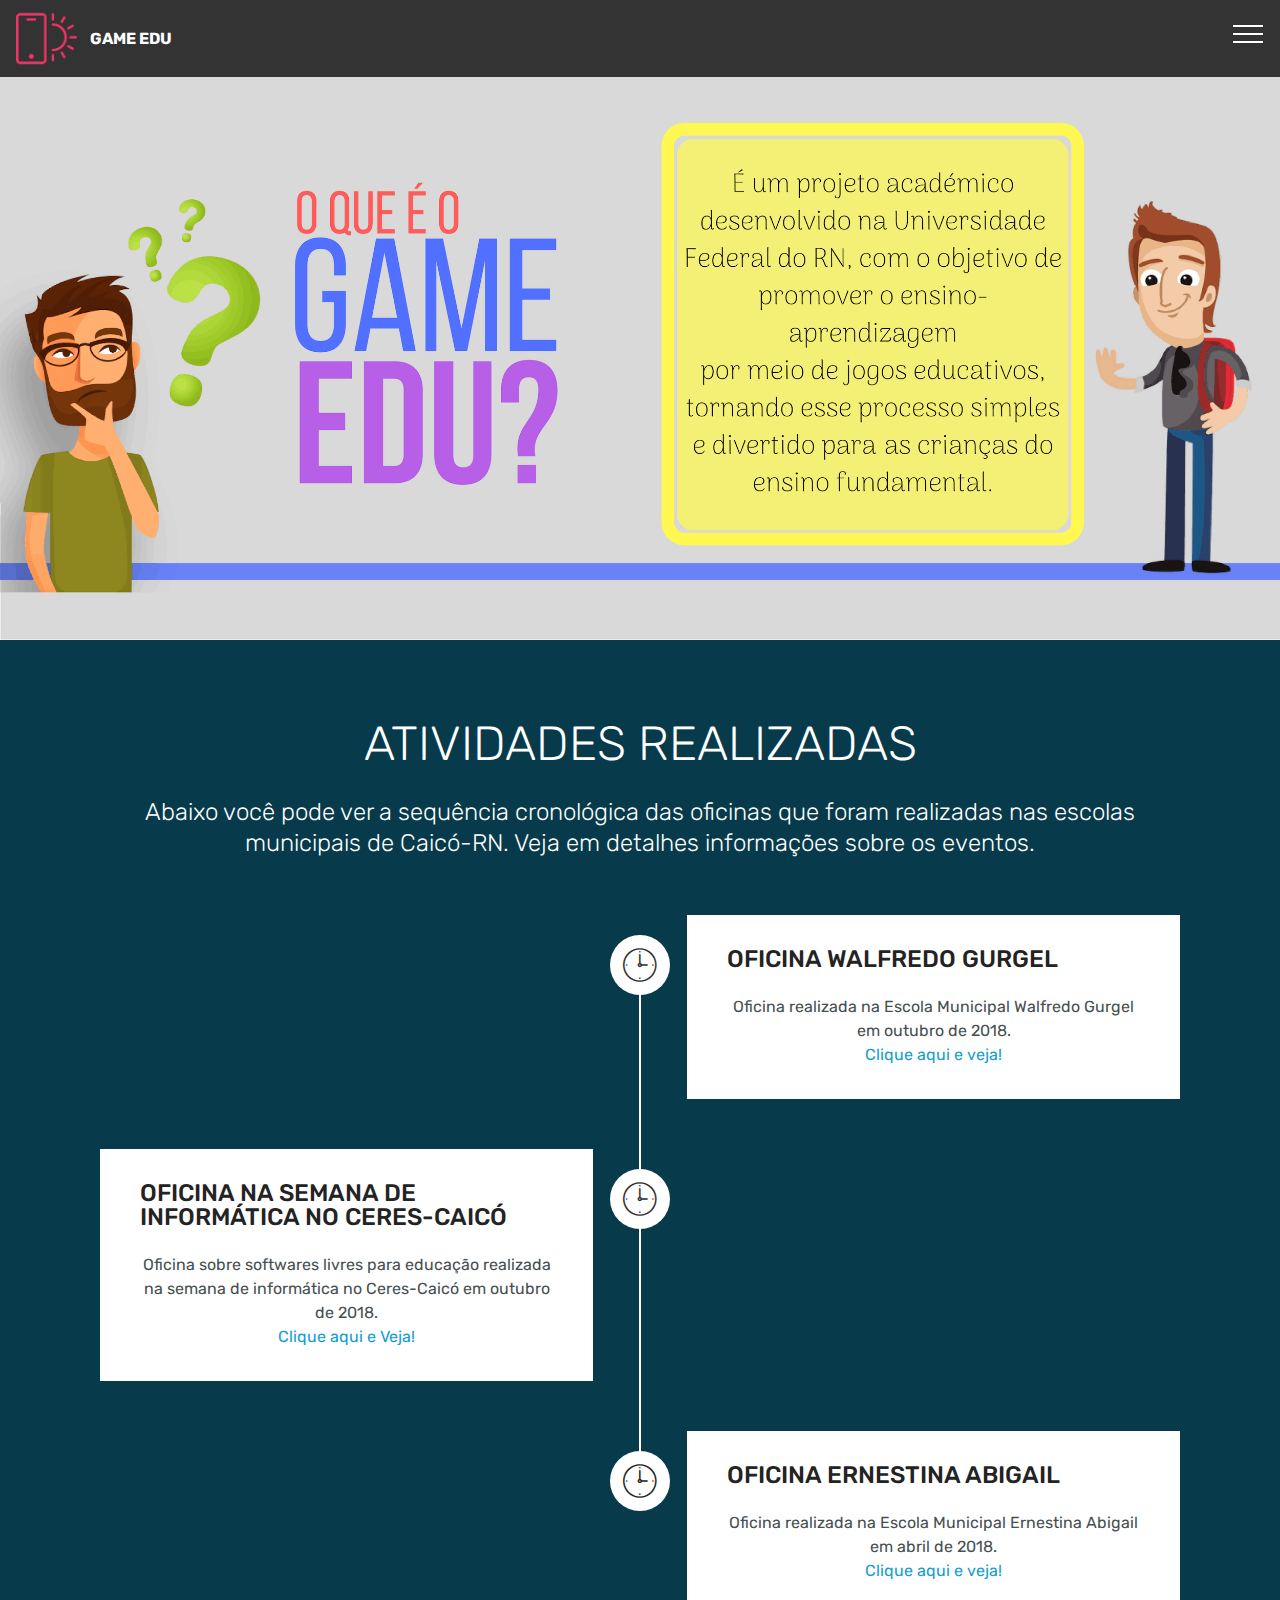
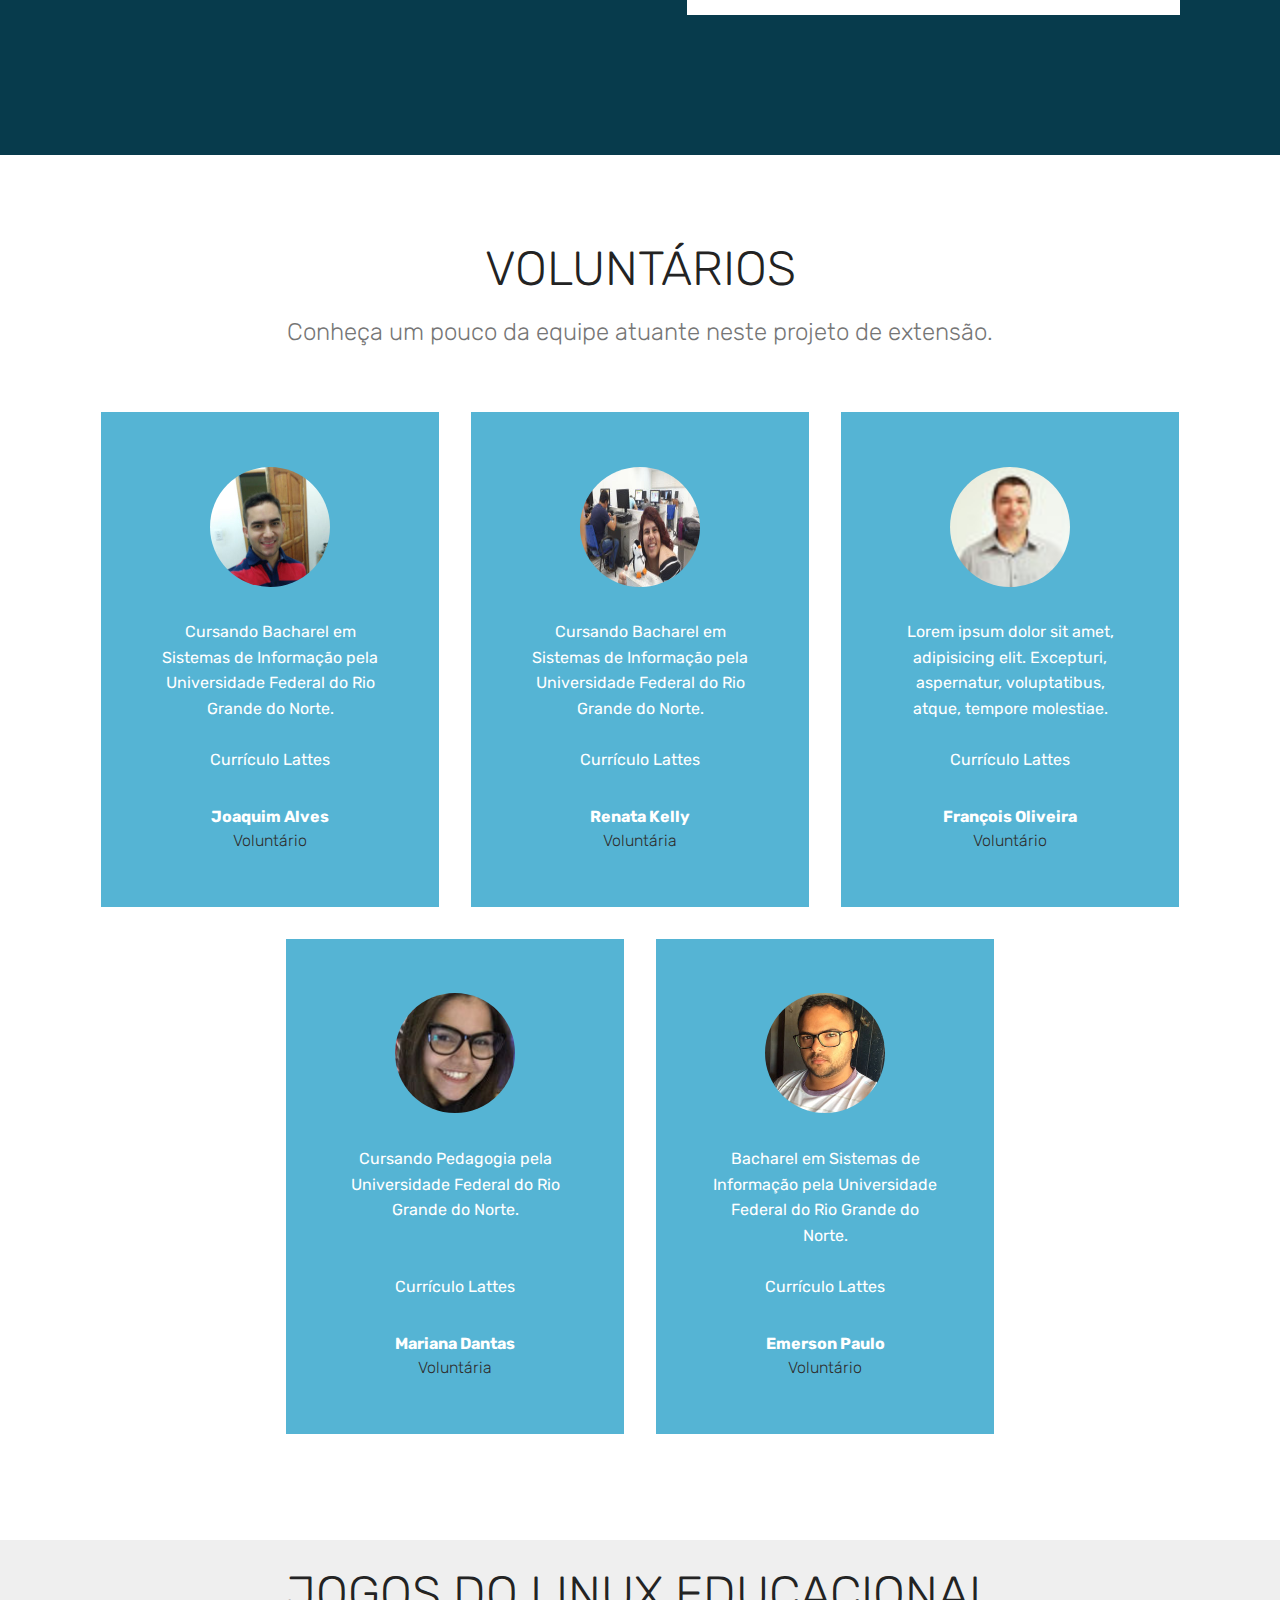
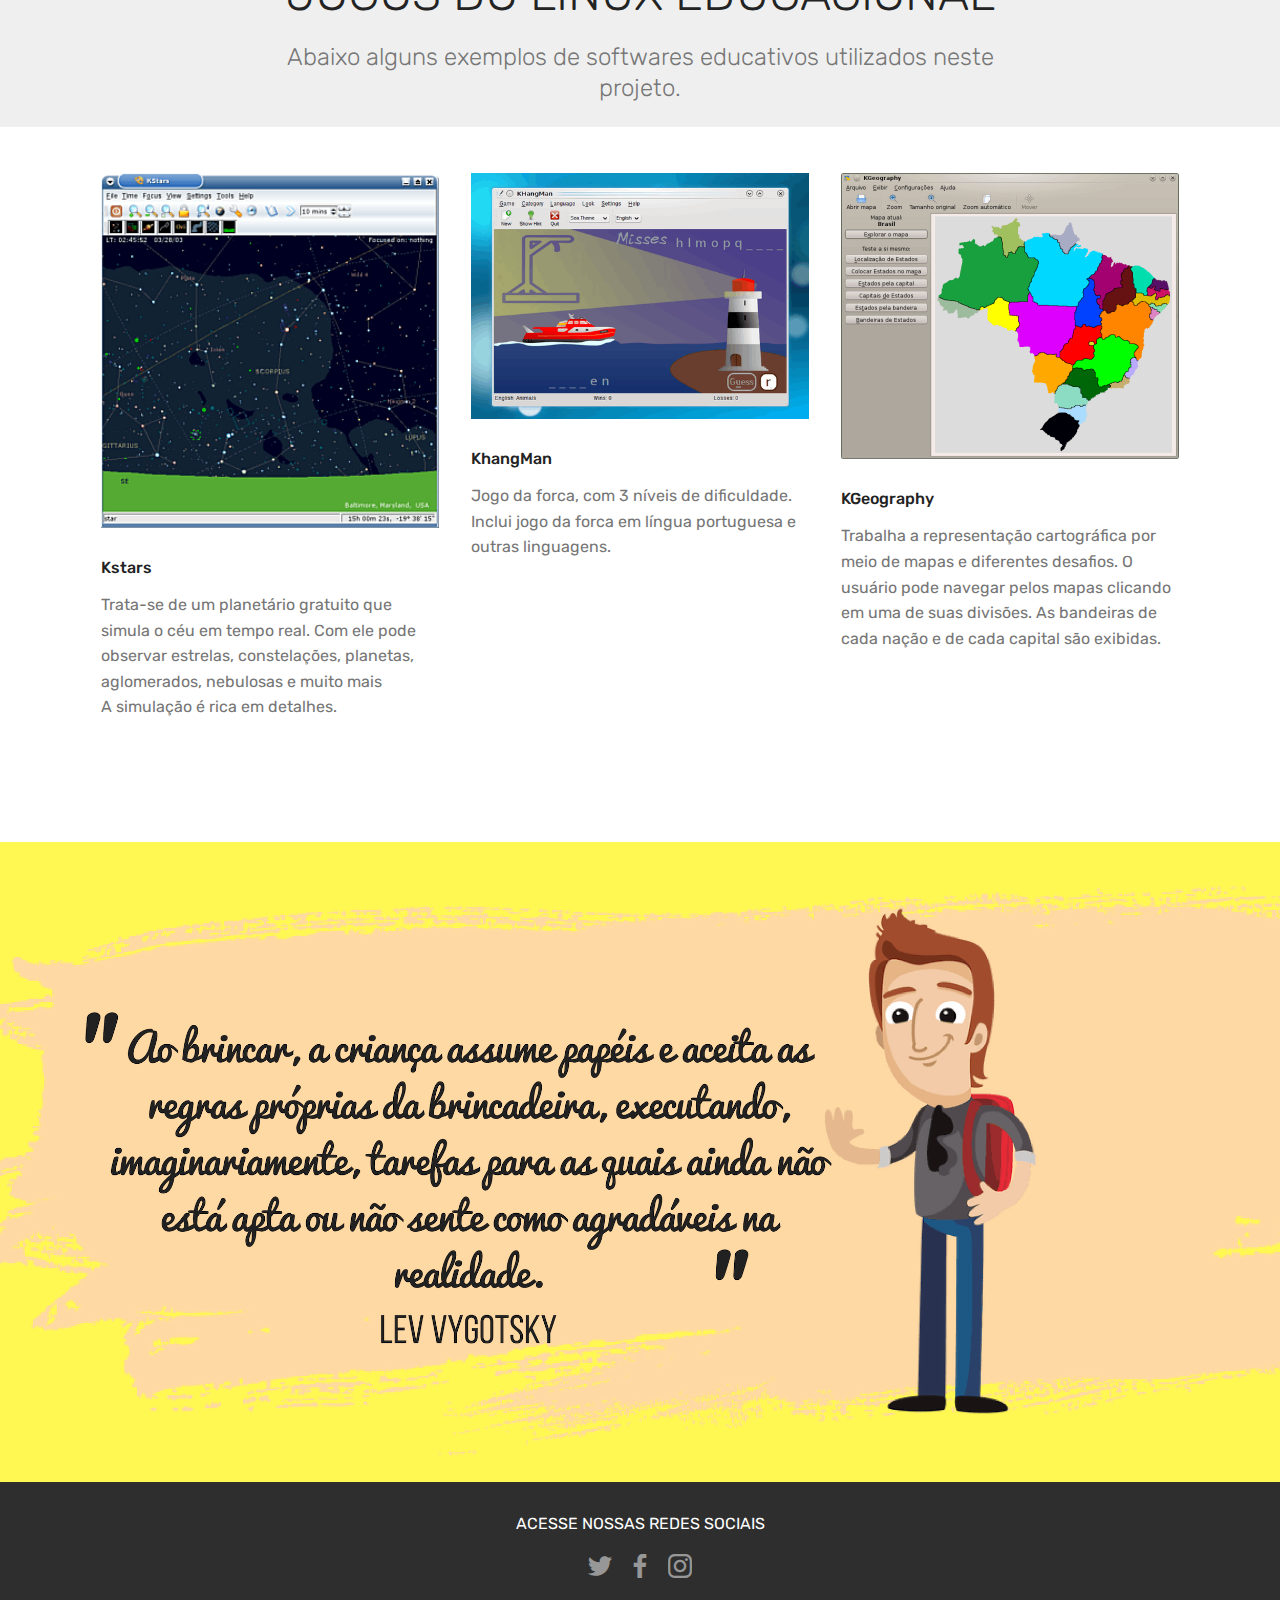
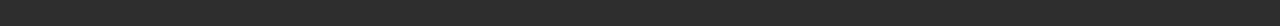
<file: index.html>
<!DOCTYPE html>
<html >
<head>
  <!-- Site made with Mobirise Website Builder v4.8.6, https://mobirise.com -->
  <meta charset="UTF-8">
  <meta http-equiv="X-UA-Compatible" content="IE=edge">
  <meta name="generator" content="Mobirise v4.8.6, mobirise.com">
  <meta name="viewport" content="width=device-width, initial-scale=1, minimum-scale=1">
  <link rel="shortcut icon" href="assets/images/logo2.png" type="image/x-icon">
  <meta name="description" content="">
  <title>Home</title>
  <link rel="stylesheet" href="assets/web/assets/mobirise-icons/mobirise-icons.css">
  <link rel="stylesheet" href="assets/tether/tether.min.css">
  <link rel="stylesheet" href="assets/bootstrap/css/bootstrap.min.css">
  <link rel="stylesheet" href="assets/bootstrap/css/bootstrap-grid.min.css">
  <link rel="stylesheet" href="assets/bootstrap/css/bootstrap-reboot.min.css">
  <link rel="stylesheet" href="assets/dropdown/css/style.css">
  <link rel="stylesheet" href="assets/socicon/css/styles.css">
  <link rel="stylesheet" href="assets/theme/css/style.css">
  <link rel="stylesheet" href="assets/mobirise/css/mbr-additional.css" type="text/css">
  
  
  
</head>
<body>
  <section class="menu cid-r8CwwDojID" once="menu" id="menu1-17">

    

    <nav class="navbar navbar-expand beta-menu navbar-dropdown align-items-center navbar-fixed-top collapsed">
        <button class="navbar-toggler navbar-toggler-right" type="button" data-toggle="collapse" data-target="#navbarSupportedContent" aria-controls="navbarSupportedContent" aria-expanded="false" aria-label="Toggle navigation">
            <div class="hamburger">
                <span></span>
                <span></span>
                <span></span>
                <span></span>
            </div>
        </button>
        <div class="menu-logo">
            <div class="navbar-brand">
                <span class="navbar-logo">
                    <a href="https://mobirise.co">
                         <img src="assets/images/logo2.png" alt="Mobirise" style="height: 3.8rem;">
                    </a>
                </span>
                <span class="navbar-caption-wrap"><a class="navbar-caption text-white display-4" href="https://mobirise.co">GAME EDU</a></span>
            </div>
        </div>
        <div class="collapse navbar-collapse" id="navbarSupportedContent">
            <ul class="navbar-nav nav-dropdown nav-right" data-app-modern-menu="true"><li class="nav-item">
                    <a class="nav-link link text-white display-4" href="page1.html">OFICINAS                  </a>
                </li><li class="nav-item"><a class="nav-link link text-white display-4" href="index.html">INÍCIO</a></li></ul>
            
        </div>
    </nav>
</section>

<section class="engine"><a href="https://mobirise.info/m">free web design templates</a></section><section class="cid-r8x4QXz73Z" id="image2-9">

    

    <figure class="mbr-figure">
        <div class="image-block" style="width: 100%;">
            <img src="assets/images/fundoa-2500x1250.png" alt="Mobirise" title="">
            
        </div>
    </figure>
</section>

<section class="timeline2 cid-r8xfexLGfz" id="timeline2-b">

    

    

    <div class="container align-center">
        <h2 class="mbr-section-title pb-3 mbr-fonts-style display-2">ATIVIDADES REALIZADAS</h2>
        <h3 class="mbr-section-subtitle pb-5 mbr-fonts-style display-5">Abaixo você pode ver a sequência cronológica das oficinas que foram realizadas nas escolas municipais de Caicó-RN. Veja em detalhes informações sobre os eventos.</h3>

        <div class="container timelines-container" mbri-timelines="">
            <div class="row timeline-element reverse separline">      
                <span class="iconsBackground">
                    <span class="mbr-iconfont mbri-clock" style="color: rgb(46, 46, 46); fill: rgb(46, 46, 46);"></span>
                </span>          
                <div class="col-xs-12 col-md-6 align-left">
                    <div class="timeline-text-content">
                        <h4 class="mbr-timeline-title pb-3 mbr-fonts-style display-5">OFICINA WALFREDO GURGEL</h4>
                        <p class="mbr-timeline-text mbr-fonts-style display-7">Oficina realizada na Escola Municipal Walfredo Gurgel em outubro de 2018.<br><a href="page1.html">Clique aqui e veja!</a></p>
                     </div>
                </div>
            </div>

            <div class="row timeline-element  separline">
                <span class="iconsBackground">
                    <span class="mbr-iconfont mbri-clock" style="color: rgb(46, 46, 46); fill: rgb(46, 46, 46);"></span>
                </span>
                <div class="col-xs-12 col-md-6 align-left ">
                    <div class="timeline-text-content">
                        <h4 class="mbr-timeline-title pb-3 mbr-fonts-style display-5">
                            OFICINA NA SEMANA DE INFORMÁTICA NO CERES-CAICÓ</h4>
                        <p class="mbr-timeline-text mbr-fonts-style display-7">
                            Oficina sobre softwares livres para educação realizada na semana de informática no Ceres-Caicó em outubro de 2018.<br><a href="page1.html">Clique aqui e Veja!</a></p>
                    </div>
                </div>
            </div> 

            <div class="row timeline-element reverse">
                <span class="iconsBackground">
                    <span class="mbr-iconfont mbri-clock"></span>
                </span>
                <div class="col-xs-12 col-md-6 align-left">
                    <div class="timeline-text-content">
                        <h4 class="mbr-timeline-title pb-3 mbr-fonts-style display-5">OFICINA ERNESTINA ABIGAIL</h4>      
                        <p class="mbr-timeline-text mbr-fonts-style display-7">
                            Oficina realizada na Escola Municipal Ernestina Abigail em abril de 2018.<br><a href="page1.html">Clique aqui e veja!</a></p>
                    </div>
                </div>
            </div>

            

            

            

            

            

            

            

            

            
        </div>
    </div>
</section>

<section class="testimonials1 cid-r8xewvgM2D" id="testimonials1-a">

    

    
    <div class="container">
        <div class="media-container-row">
            <div class="title col-12 align-center">
                <h2 class="pb-3 mbr-fonts-style display-2">VOLUNTÁRIOS</h2>
                <h3 class="mbr-section-subtitle mbr-light pb-3 mbr-fonts-style display-5">
                    Conheça um pouco da equipe atuante neste projeto de extensão.</h3>
            </div>
        </div>
    </div>

    <div class="container pt-3 mt-2">
        <div class="media-container-row">
            <div class="mbr-testimonial p-3 align-center col-12 col-md-6 col-lg-4">
                <div class="panel-item p-3">
                    <div class="card-block">
                        <div class="testimonial-photo">
                            <img src="assets/images/j-240x320.jpg" alt="" title="">
                        </div>
                        <p class="mbr-text mbr-fonts-style display-7">Cursando Bacharel em Sistemas de Informação pela Universidade Federal do Rio Grande do Norte.<br><br><a href="http://lattes.cnpq.br/3255821191472822" class="text-white" target="_blank">Currículo Lattes</a></p>
                    </div>
                    <div class="card-footer">
                        <div class="mbr-author-name mbr-bold mbr-fonts-style display-7">
                             Joaquim Alves</div>
                        <small class="mbr-author-desc mbr-italic mbr-light mbr-fonts-style display-7">
                               Voluntário</small>
                    </div>
                </div>
            </div>

            <div class="mbr-testimonial p-3 align-center col-12 col-md-6 col-lg-4">
                <div class="panel-item p-3">
                    <div class="card-block">
                        <div class="testimonial-photo">
                            <img src="assets/images/whatsapp-image-2018-10-16-at-19.23.44-240x135.jpg" alt="" title="">
                        </div>
                        <p class="mbr-text mbr-fonts-style display-7">
                           Cursando Bacharel em Sistemas de Informação pela Universidade Federal do Rio Grande do Norte.<br><br><a href="http://buscatextual.cnpq.br/buscatextual/visualizacv.do?id=K8124871E4" target="_blank" class="text-white">Currículo Lattes</a></p>
                    </div>
                    <div class="card-footer">
                        <div class="mbr-author-name mbr-bold mbr-fonts-style display-7">
                             Renata Kelly</div>
                        <small class="mbr-author-desc mbr-italic mbr-light mbr-fonts-style display-7">
                               Voluntária</small>
                    </div>
                </div>
            </div>

            <div class="mbr-testimonial p-3 align-center col-12 col-md-6 col-lg-4">
                <div class="panel-item p-3">
                    <div class="card-block">
                        <div class="testimonial-photo">
                            <img src="assets/images/11061991-886941904701833-4065175836948996944-n-1-horz-240x92.jpg" alt="" title="">
                        </div>
                        <p class="mbr-text mbr-fonts-style display-7">
                           Lorem ipsum dolor sit amet, adipisicing elit. Excepturi, aspernatur, voluptatibus, atque, tempore molestiae.<br><br>Currículo Lattes
                        </p>
                    </div>
                    <div class="card-footer">
                        <div class="mbr-author-name mbr-bold mbr-fonts-style display-7">
                             François Oliveira</div>
                        <small class="mbr-author-desc mbr-italic mbr-light mbr-fonts-style display-7">Voluntário</small>
                    </div>
                </div>
            </div>

            <div class="mbr-testimonial p-3 align-center col-12 col-md-6 col-lg-4">
                <div class="panel-item p-3">
                    <div class="card-block">
                        <div class="testimonial-photo">
                            <img src="assets/images/mariana1-1-240x240.jpg" alt="" title="">
                        </div>
                        <p class="mbr-text mbr-fonts-style display-7">Cursando Pedagogia pela Universidade Federal do Rio Grande do Norte.
<br>
<br><br><a href="http://buscatextual.cnpq.br/buscatextual/visualizacv.do?id=K8045727Y6" target="_blank" class="text-white">Currículo Lattes</a></p>
                    </div>
                    <div class="card-footer">
                        <div class="mbr-author-name mbr-bold mbr-fonts-style display-7">Mariana Dantas</div>
                        <small class="mbr-author-desc mbr-italic mbr-light mbr-fonts-style display-7">
                               Voluntária</small>
                    </div>
                </div>
            </div>

            <div class="mbr-testimonial p-3 align-center col-12 col-md-6 col-lg-4">
                <div class="panel-item p-3">
                    <div class="card-block">
                        <div class="testimonial-photo">
                            <img src="assets/images/emerson-240x241.jpg" alt="" title="">
                        </div>
                        <p class="mbr-text mbr-fonts-style display-7">Bacharel em Sistemas de Informação pela Universidade Federal do Rio Grande do Norte.
<br>
<br><a href="http://lattes.cnpq.br/4356027850824697" class="text-white" target="_blank">Currículo Lattes</a></p>
                    </div>
                    <div class="card-footer">
                        <div class="mbr-author-name mbr-bold mbr-fonts-style display-7">
                             Emerson Paulo</div>
                        <small class="mbr-author-desc mbr-italic mbr-light mbr-fonts-style display-7">
                               Voluntário</small>
                    </div>
                </div>
            </div>

            
        </div>
    </div>   
</section>

<section class="mbr-section content4 cid-r8CCbiZ39G" id="content4-1b">

    

    <div class="container">
        <div class="media-container-row">
            <div class="title col-12 col-md-8">
                <h2 class="align-center pb-3 mbr-fonts-style display-2">
                    JOGOS DO LINUX EDUCACIONAL</h2>
                <h3 class="mbr-section-subtitle align-center mbr-light mbr-fonts-style display-5">
                    Abaixo alguns exemplos de softwares educativos utilizados neste projeto.</h3>
                
            </div>
        </div>
    </div>
</section>

<section class="features2 cid-r8CzDu86v5" id="features2-18">

    

    
    
    <div class="container">
        <div class="media-container-row">
            <div class="card p-3 col-12 col-md-6 col-lg-4">
                <div class="card-wrapper">
                    <div class="card-img">
                        <img src="assets/images/kstars-304x319.png" alt="Mobirise" title="">
                    </div>
                    <div class="card-box">
                        <h4 class="card-title pb-3 mbr-fonts-style display-7">
                            Kstars                    </h4>
                        <p class="mbr-text mbr-fonts-style display-7">Trata-se de um planetário gratuito que simula o céu em tempo real. Com ele pode observar estrelas, constelações, planetas, aglomerados, nebulosas e muito mais
<br>A simulação é rica em detalhes.&nbsp;<br></p>
                    </div>
                </div>
            </div>

            <div class="card p-3 col-12 col-md-6 col-lg-4">
                <div class="card-wrapper">
                    <div class="card-img">
                        <img src="assets/images/khangman-1-540x392.png" alt="Mobirise" title="">
                    </div>
                    <div class="card-box ">
                        <h4 class="card-title pb-3 mbr-fonts-style display-7">KhangMan</h4>
                        <p class="mbr-text mbr-fonts-style display-7">Jogo da forca, com 3 níveis de dificuldade. Inclui jogo da forca em língua portuguesa  e outras linguagens.</p>
                    </div>
                </div>
            </div>

            <div class="card p-3 col-12 col-md-6 col-lg-4">
                <div class="card-wrapper">
                    <div class="card-img">
                        <img src="assets/images/kgeography-676x572.png" alt="Mobirise" title="">
                    </div>
                    <div class="card-box">
                        <h4 class="card-title pb-3 mbr-fonts-style display-7">KGeography</h4>
                        <p class="mbr-text mbr-fonts-style display-7">Trabalha a representação cartográfica por meio de mapas e diferentes desafios.&nbsp;O usuário pode navegar pelos mapas clicando em uma de suas divisões. As bandeiras de cada nação e de cada capital são exibidas.</p>
                    </div>
                </div>
            </div>

            
        </div>
    </div>
</section>

<section class="cid-r8CLaRkfov" id="image2-1c">

    

    <figure class="mbr-figure">
        <div class="image-block" style="width: 100%;">
            <img src="assets/images/cpia-de-cpia-de-o-que-o-2500x1250.png" alt="Mobirise" title="">
            
        </div>
    </figure>
</section>

<section once="" class="cid-r8xBpHgRZs" id="footer7-j">

    

    

    <div class="container">
        <div class="media-container-row align-center mbr-white">
            <div class="row row-links">
                <ul class="foot-menu">
                    
                    
                    
                    
                    
                <li class="foot-menu-item mbr-fonts-style display-7">ACESSE NOSSAS REDES SOCIAIS</li></ul>
            </div>
            <div class="row social-row">
                <div class="social-list align-right pb-2">
                    
                    
                    
                    
                    
                    
                <div class="soc-item">
                        <a href="https://twitter.com/mobirise" target="_blank">
                            <span class="socicon-twitter socicon mbr-iconfont mbr-iconfont-social"></span>
                        </a>
                    </div><div class="soc-item">
                        <a href="https://www.facebook.com/pages/Mobirise/1616226671953247" target="_blank">
                            <span class="socicon-facebook socicon mbr-iconfont mbr-iconfont-social"></span>
                        </a>
                    </div><div class="soc-item">
                        <a href="https://www.youtube.com/c/mobirise" target="_blank">
                            <span class="mbr-iconfont mbr-iconfont-social socicon-instagram socicon"></span>
                        </a>
                    </div></div>
            </div>
            <div class="row row-copirayt">
                <p class="mbr-text mb-0 mbr-fonts-style mbr-white align-center display-7"></p>
            </div>
        </div>
    </div>
</section>


  <script src="assets/web/assets/jquery/jquery.min.js"></script>
  <script src="assets/popper/popper.min.js"></script>
  <script src="assets/tether/tether.min.js"></script>
  <script src="assets/bootstrap/js/bootstrap.min.js"></script>
  <script src="assets/smoothscroll/smooth-scroll.js"></script>
  <script src="assets/dropdown/js/script.min.js"></script>
  <script src="assets/touchswipe/jquery.touch-swipe.min.js"></script>
  <script src="assets/theme/js/script.js"></script>
  
  
</body>
</html>
</file>
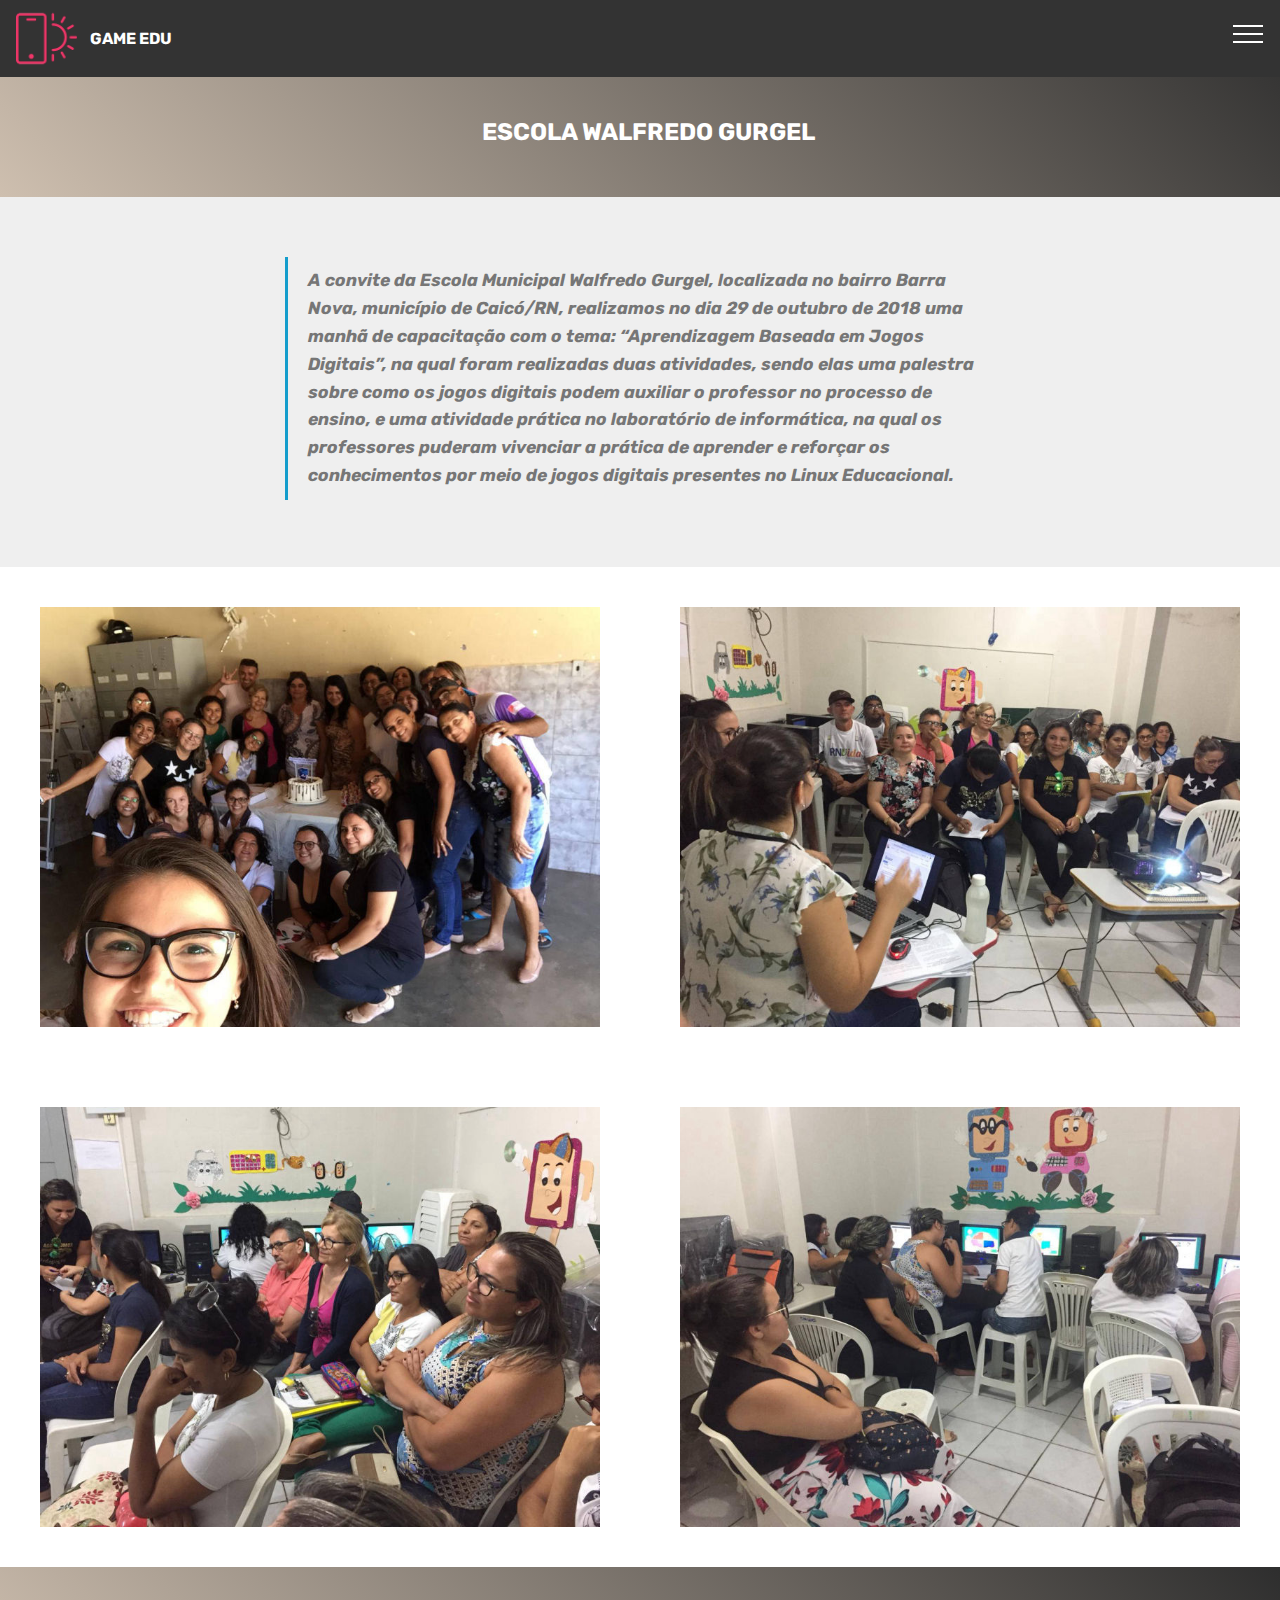
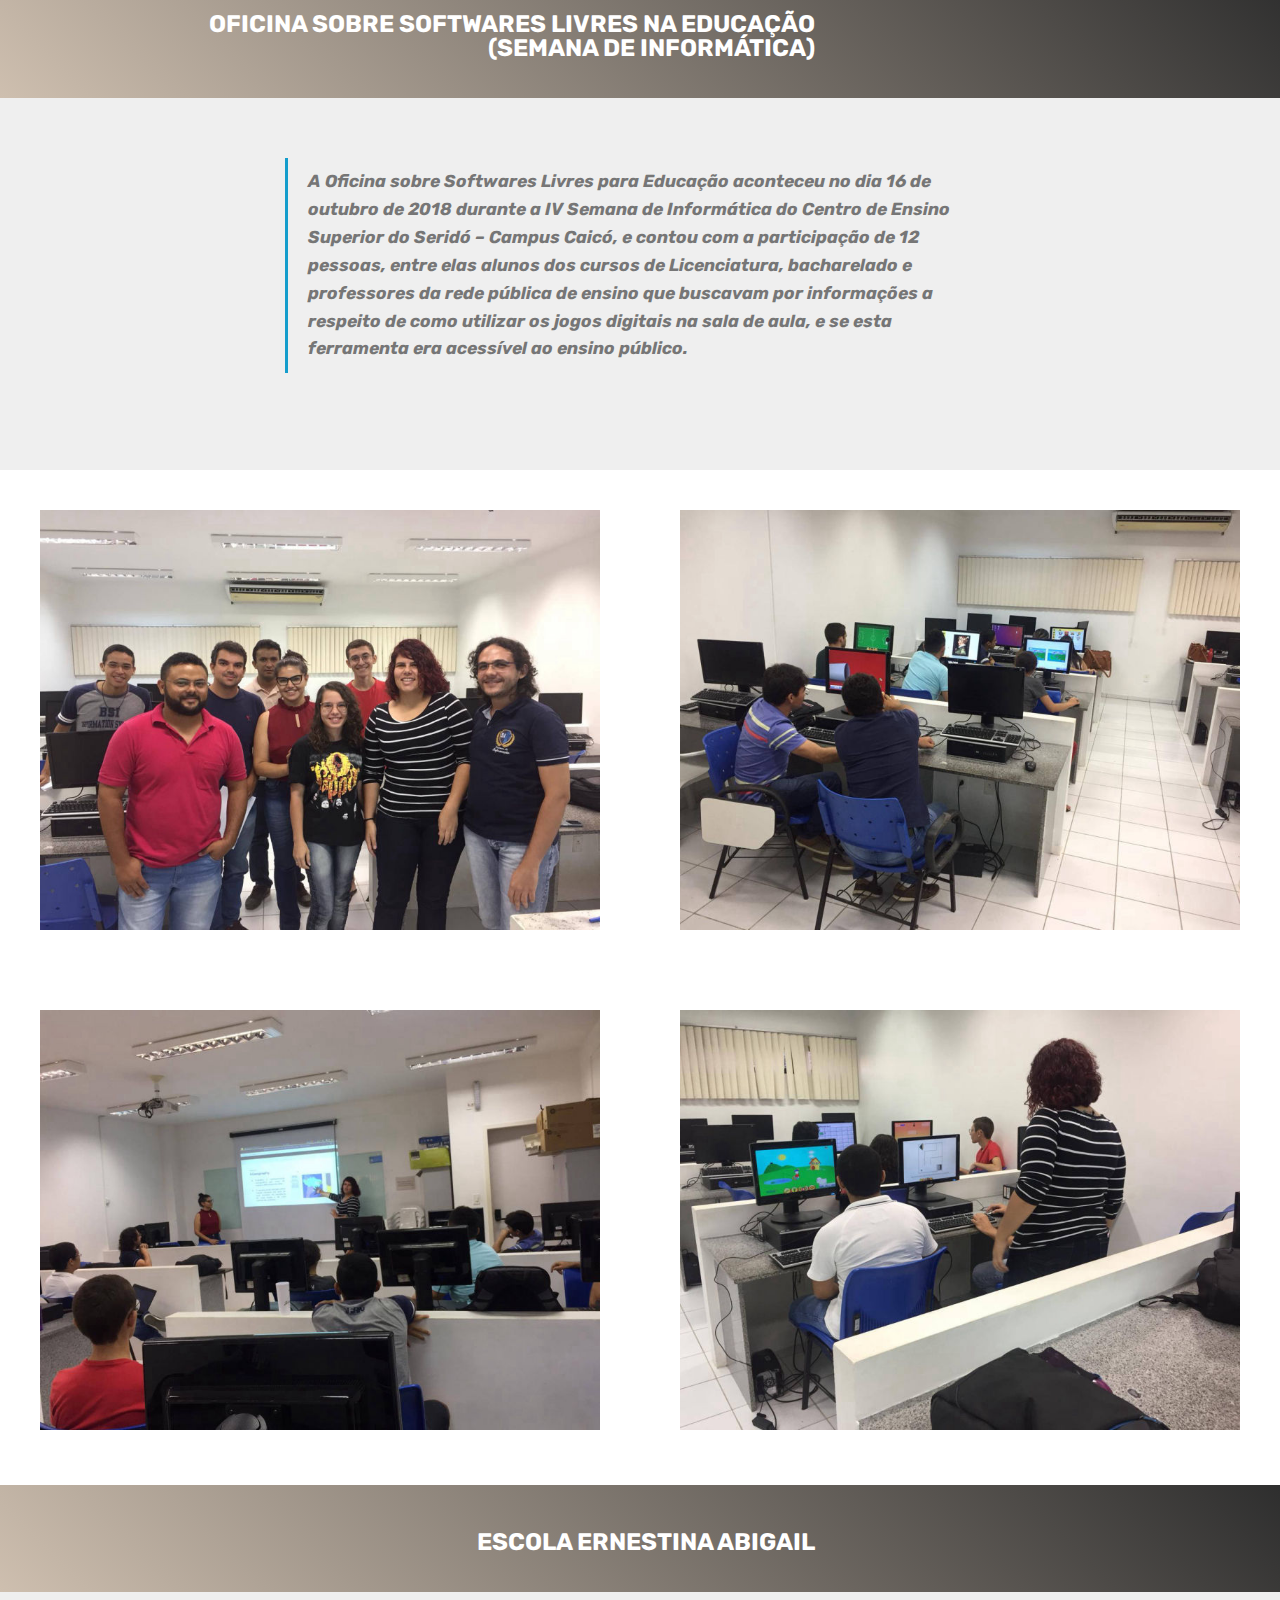
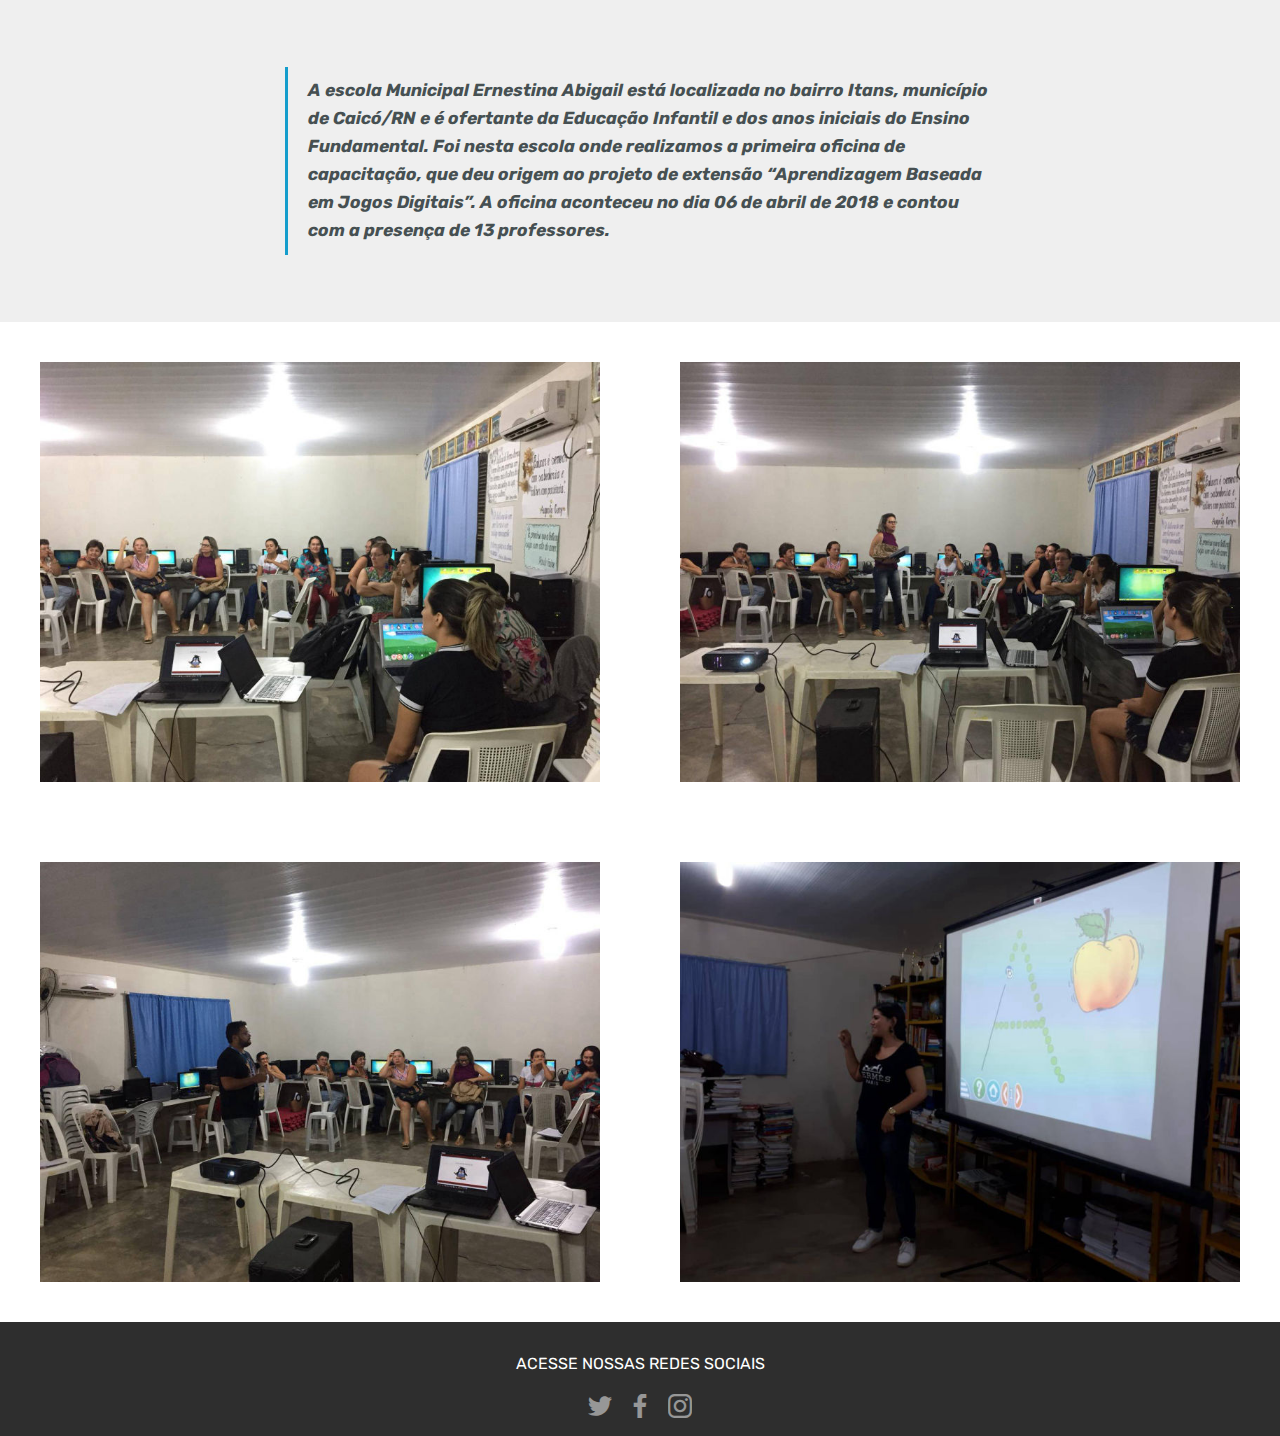
<file: page1.html>
<!DOCTYPE html>
<html >
<head>
  <!-- Site made with Mobirise Website Builder v4.8.6, https://mobirise.com -->
  <meta charset="UTF-8">
  <meta http-equiv="X-UA-Compatible" content="IE=edge">
  <meta name="generator" content="Mobirise v4.8.6, mobirise.com">
  <meta name="viewport" content="width=device-width, initial-scale=1, minimum-scale=1">
  <link rel="shortcut icon" href="assets/images/logo2.png" type="image/x-icon">
  <meta name="description" content="Web Site Maker Description">
  <title>Oficinas</title>
  <link rel="stylesheet" href="assets/web/assets/mobirise-icons/mobirise-icons.css">
  <link rel="stylesheet" href="assets/tether/tether.min.css">
  <link rel="stylesheet" href="assets/bootstrap/css/bootstrap.min.css">
  <link rel="stylesheet" href="assets/bootstrap/css/bootstrap-grid.min.css">
  <link rel="stylesheet" href="assets/bootstrap/css/bootstrap-reboot.min.css">
  <link rel="stylesheet" href="assets/dropdown/css/style.css">
  <link rel="stylesheet" href="assets/socicon/css/styles.css">
  <link rel="stylesheet" href="assets/theme/css/style.css">
  <link rel="stylesheet" href="assets/gallery/style.css">
  <link rel="stylesheet" href="assets/mobirise/css/mbr-additional.css" type="text/css">
  
  
  
</head>
<body>
  <section class="menu cid-r8Cvv4fIqJ" once="menu" id="menu1-16">

    

    <nav class="navbar navbar-expand beta-menu navbar-dropdown align-items-center navbar-fixed-top collapsed">
        <button class="navbar-toggler navbar-toggler-right" type="button" data-toggle="collapse" data-target="#navbarSupportedContent" aria-controls="navbarSupportedContent" aria-expanded="false" aria-label="Toggle navigation">
            <div class="hamburger">
                <span></span>
                <span></span>
                <span></span>
                <span></span>
            </div>
        </button>
        <div class="menu-logo">
            <div class="navbar-brand">
                <span class="navbar-logo">
                    <a href="https://mobirise.co">
                         <img src="assets/images/logo2.png" alt="Mobirise" style="height: 3.8rem;">
                    </a>
                </span>
                <span class="navbar-caption-wrap"><a class="navbar-caption text-white display-4" href="https://mobirise.co">GAME EDU</a></span>
            </div>
        </div>
        <div class="collapse navbar-collapse" id="navbarSupportedContent">
            <ul class="navbar-nav nav-dropdown nav-right" data-app-modern-menu="true"><li class="nav-item">
                    <a class="nav-link link text-white display-4" href="page1.html">OFICINAS                  </a>
                </li><li class="nav-item"><a class="nav-link link text-white display-4" href="index.html">INÍCIO</a></li></ul>
            
        </div>
    </nav>
</section>

<section class="engine"><a href="https://mobirise.info/b">how to create a website for free</a></section><section class="mbr-section info1 cid-r8Cih1bX1V" id="info1-w">

    

    
    <div class="container">
        <div class="row justify-content-center content-row">
            <div class="media-container-column title col-12 col-lg-7 col-md-6">
                
                <h2 class="align-left mbr-bold mbr-fonts-style display-5">ESCOLA WALFREDO GURGEL</h2>
            </div>
            <div class="media-container-column col-12 col-lg-3 col-md-4">
                
            </div>
        </div>
    </div>
</section>

<section class="mbr-section article content1 cid-r8CiR01d60" id="content2-x">

     

    <div class="container">
        <div class="media-container-row">
            <div class="mbr-text col-12 col-md-8 mbr-fonts-style display-7">
                <blockquote><strong>A convite da Escola Municipal Walfredo Gurgel, localizada no bairro Barra Nova, município de Caicó/RN, realizamos no dia  29 de outubro de 2018 uma manhã de capacitação com o tema: “Aprendizagem Baseada em Jogos Digitais”,  na qual foram realizadas duas atividades, sendo elas uma palestra sobre como os jogos digitais podem auxiliar o professor no processo de ensino, e uma atividade prática no laboratório de informática, na qual os professores puderam vivenciar a prática de aprender e reforçar os conhecimentos por meio de jogos digitais presentes no Linux Educacional.</strong></blockquote>
            </div>
        </div>
    </div>
</section>

<section class="mbr-gallery mbr-slider-carousel cid-r8Cj1lngPt" id="gallery3-y">

    

    <div>
        <div><!-- Filter --><!-- Gallery --><div class="mbr-gallery-row"><div class="mbr-gallery-layout-default"><div><div><div class="mbr-gallery-item mbr-gallery-item--p5" data-video-url="false" data-tags="Fantástica"><div href="#lb-gallery3-y" data-slide-to="0" data-toggle="modal"><img src="assets/images/whatsapp-image-2018-10-29-at-11.33.12-8-1280x960-800x600.jpg" alt="" title=""><span class="icon-focus"></span></div></div><div class="mbr-gallery-item mbr-gallery-item--p5" data-video-url="false" data-tags="Fantástica"><div href="#lb-gallery3-y" data-slide-to="1" data-toggle="modal"><img src="assets/images/whatsapp-image-2018-10-29-at-11.33.29-4-1280x960-800x600.jpg" alt="" title=""><span class="icon-focus"></span></div></div><div class="mbr-gallery-item mbr-gallery-item--p5" data-video-url="false" data-tags="Responsivo"><div href="#lb-gallery3-y" data-slide-to="2" data-toggle="modal"><img src="assets/images/whatsapp-image-2018-10-29-at-11.33.29-1-1280x960-800x600.jpg" alt="" title=""><span class="icon-focus"></span></div></div><div class="mbr-gallery-item mbr-gallery-item--p5" data-video-url="false" data-tags="Animado"><div href="#lb-gallery3-y" data-slide-to="3" data-toggle="modal"><img src="assets/images/whatsapp-image-2018-10-29-at-11.33.29-9-1280x960-800x600.jpg" alt="" title=""><span class="icon-focus"></span></div></div></div></div><div class="clearfix"></div></div></div><!-- Lightbox --><div data-app-prevent-settings="" class="mbr-slider modal fade carousel slide" tabindex="-1" data-keyboard="true" data-interval="false" id="lb-gallery3-y"><div class="modal-dialog"><div class="modal-content"><div class="modal-body"><div class="carousel-inner"><div class="carousel-item"><img src="assets/images/whatsapp-image-2018-10-29-at-11.33.12-8-1280x960.jpg" alt="" title=""></div><div class="carousel-item"><img src="assets/images/whatsapp-image-2018-10-29-at-11.33.29-4-1280x960.jpg" alt="" title=""></div><div class="carousel-item"><img src="assets/images/whatsapp-image-2018-10-29-at-11.33.29-1-1280x960.jpg" alt="" title=""></div><div class="carousel-item active"><img src="assets/images/whatsapp-image-2018-10-29-at-11.33.29-9-1280x960.jpg" alt="" title=""></div></div><a class="carousel-control carousel-control-prev" role="button" data-slide="prev" href="#lb-gallery3-y"><span class="mbri-left mbr-iconfont" aria-hidden="true"></span><span class="sr-only">Previous</span></a><a class="carousel-control carousel-control-next" role="button" data-slide="next" href="#lb-gallery3-y"><span class="mbri-right mbr-iconfont" aria-hidden="true"></span><span class="sr-only">Next</span></a><a class="close" href="#" role="button" data-dismiss="modal"><span class="sr-only">Close</span></a></div></div></div></div></div>
    </div>

</section>

<section class="mbr-section info1 cid-r8Co4iBhxL" id="info1-z">

    

    
    <div class="container">
        <div class="row justify-content-center content-row">
            <div class="media-container-column title col-12 col-lg-7 col-md-6">
                
                <h2 class="align-left mbr-bold mbr-fonts-style display-5">OFICINA SOBRE SOFTWARES LIVRES NA EDUCAÇÃO (SEMANA DE INFORMÁTICA)</h2>
            </div>
            <div class="media-container-column col-12 col-lg-3 col-md-4">
                
            </div>
        </div>
    </div>
</section>

<section class="mbr-section article content1 cid-r8CotJpFvd" id="content2-10">

     

    <div class="container">
        <div class="media-container-row">
            <div class="mbr-text col-12 col-md-8 mbr-fonts-style display-7">
                <blockquote><strong>A Oficina sobre Softwares Livres para Educação aconteceu no dia 16 de outubro de 2018 durante a IV Semana de Informática do Centro de Ensino Superior do Seridó – Campus Caicó, e contou com a participação de 12 pessoas, entre elas alunos dos cursos de Licenciatura, bacharelado e professores da rede pública de ensino que buscavam por informações a respeito de como utilizar os jogos digitais na sala de aula, e se esta ferramenta era acessível ao ensino público.</strong></blockquote>
            </div>
        </div>
    </div>
</section>

<section class="mbr-gallery mbr-slider-carousel cid-r8CowVcG6m" id="gallery3-11">

    

    <div>
        <div><!-- Filter --><!-- Gallery --><div class="mbr-gallery-row"><div class="mbr-gallery-layout-default"><div><div><div class="mbr-gallery-item mbr-gallery-item--p5" data-video-url="false" data-tags="Fantástica"><div href="#lb-gallery3-11" data-slide-to="0" data-toggle="modal"><img src="assets/images/ft01-1-1280x960-800x600.jpg" alt="" title=""><span class="icon-focus"></span></div></div><div class="mbr-gallery-item mbr-gallery-item--p5" data-video-url="false" data-tags="Fantástica"><div href="#lb-gallery3-11" data-slide-to="1" data-toggle="modal"><img src="assets/images/ft05-1280x960-800x600.jpg" alt="" title=""><span class="icon-focus"></span></div></div><div class="mbr-gallery-item mbr-gallery-item--p5" data-video-url="false" data-tags="Responsivo"><div href="#lb-gallery3-11" data-slide-to="2" data-toggle="modal"><img src="assets/images/ft02-1-1280x960-800x600.jpg" alt="" title=""><span class="icon-focus"></span></div></div><div class="mbr-gallery-item mbr-gallery-item--p5" data-video-url="false" data-tags="Animado"><div href="#lb-gallery3-11" data-slide-to="3" data-toggle="modal"><img src="assets/images/ft04-1-1280x960-800x600.jpg" alt="" title=""><span class="icon-focus"></span></div></div></div></div><div class="clearfix"></div></div></div><!-- Lightbox --><div data-app-prevent-settings="" class="mbr-slider modal fade carousel slide" tabindex="-1" data-keyboard="true" data-interval="false" id="lb-gallery3-11"><div class="modal-dialog"><div class="modal-content"><div class="modal-body"><div class="carousel-inner"><div class="carousel-item"><img src="assets/images/ft01-1-1280x960.jpg" alt="" title=""></div><div class="carousel-item active"><img src="assets/images/ft05-1280x960.jpg" alt="" title=""></div><div class="carousel-item"><img src="assets/images/ft02-1-1280x960.jpg" alt="" title=""></div><div class="carousel-item"><img src="assets/images/ft04-1-1280x960.jpg" alt="" title=""></div></div><a class="carousel-control carousel-control-prev" role="button" data-slide="prev" href="#lb-gallery3-11"><span class="mbri-left mbr-iconfont" aria-hidden="true"></span><span class="sr-only">Previous</span></a><a class="carousel-control carousel-control-next" role="button" data-slide="next" href="#lb-gallery3-11"><span class="mbri-right mbr-iconfont" aria-hidden="true"></span><span class="sr-only">Next</span></a><a class="close" href="#" role="button" data-dismiss="modal"><span class="sr-only">Close</span></a></div></div></div></div></div>
    </div>

</section>

<section class="mbr-section info1 cid-r8A2WTXWtC" id="info1-o">

    

    
    <div class="container">
        <div class="row justify-content-center content-row">
            <div class="media-container-column title col-12 col-lg-7 col-md-6">
                
                <h2 class="align-left mbr-bold mbr-fonts-style display-5">
                    ESCOLA ERNESTINA ABIGAIL</h2>
            </div>
            <div class="media-container-column col-12 col-lg-3 col-md-4">
                
            </div>
        </div>
    </div>
</section>

<section class="mbr-section article content1 cid-r8xnwsQLZ7" id="content2-i">

     

    <div class="container">
        <div class="media-container-row">
            <div class="mbr-text col-12 col-md-8 mbr-fonts-style display-7">
                <blockquote><font color="#465052"><strong>A escola Municipal Ernestina Abigail está localizada no bairro Itans, município de Caicó/RN e é ofertante da Educação Infantil e dos anos iniciais do Ensino Fundamental. Foi nesta escola onde realizamos a primeira oficina de capacitação, que deu origem ao projeto de extensão “Aprendizagem Baseada em Jogos Digitais”. A oficina aconteceu no dia 06 de abril de 2018 e contou com a presença de 13 professores.</strong></font></blockquote>
            </div>
        </div>
    </div>
</section>

<section class="mbr-gallery mbr-slider-carousel cid-r8Cdtcg8AI" id="gallery3-q">

    

    <div>
        <div><!-- Filter --><!-- Gallery --><div class="mbr-gallery-row"><div class="mbr-gallery-layout-default"><div><div><div class="mbr-gallery-item mbr-gallery-item--p5" data-video-url="false" data-tags="Fantástica"><div href="#lb-gallery3-q" data-slide-to="0" data-toggle="modal"><img src="assets/images/ft01-1280x960-800x600.jpg" alt="" title=""><span class="icon-focus"></span></div></div><div class="mbr-gallery-item mbr-gallery-item--p5" data-video-url="false" data-tags="Fantástica"><div href="#lb-gallery3-q" data-slide-to="1" data-toggle="modal"><img src="assets/images/ft02-1280x960-800x600.jpg" alt="" title=""><span class="icon-focus"></span></div></div><div class="mbr-gallery-item mbr-gallery-item--p5" data-video-url="false" data-tags="Responsivo"><div href="#lb-gallery3-q" data-slide-to="2" data-toggle="modal"><img src="assets/images/ft04-1280x960-800x600.jpg" alt="" title=""><span class="icon-focus"></span></div></div><div class="mbr-gallery-item mbr-gallery-item--p5" data-video-url="false" data-tags="Animado"><div href="#lb-gallery3-q" data-slide-to="3" data-toggle="modal"><img src="assets/images/whatsapp-image-2018-11-03-at-18.54.23-1152x864-800x600.jpg" alt="" title=""><span class="icon-focus"></span></div></div></div></div><div class="clearfix"></div></div></div><!-- Lightbox --><div data-app-prevent-settings="" class="mbr-slider modal fade carousel slide" tabindex="-1" data-keyboard="true" data-interval="false" id="lb-gallery3-q"><div class="modal-dialog"><div class="modal-content"><div class="modal-body"><div class="carousel-inner"><div class="carousel-item"><img src="assets/images/ft01-1280x960.jpg" alt="" title=""></div><div class="carousel-item"><img src="assets/images/ft02-1280x960.jpg" alt="" title=""></div><div class="carousel-item active"><img src="assets/images/ft04-1280x960.jpg" alt="" title=""></div><div class="carousel-item"><img src="assets/images/whatsapp-image-2018-11-03-at-18.54.23-1152x864.jpg" alt="" title=""></div></div><a class="carousel-control carousel-control-prev" role="button" data-slide="prev" href="#lb-gallery3-q"><span class="mbri-left mbr-iconfont" aria-hidden="true"></span><span class="sr-only">Previous</span></a><a class="carousel-control carousel-control-next" role="button" data-slide="next" href="#lb-gallery3-q"><span class="mbri-right mbr-iconfont" aria-hidden="true"></span><span class="sr-only">Next</span></a><a class="close" href="#" role="button" data-dismiss="modal"><span class="sr-only">Close</span></a></div></div></div></div></div>
    </div>

</section>

<section once="" class="cid-r8CtdS3mUG" id="footer7-12">

    

    

    <div class="container">
        <div class="media-container-row align-center mbr-white">
            <div class="row row-links">
                <ul class="foot-menu">
                    
                    
                    
                    
                    
                <li class="foot-menu-item mbr-fonts-style display-7">ACESSE NOSSAS REDES SOCIAIS</li></ul>
            </div>
            <div class="row social-row">
                <div class="social-list align-right pb-2">
                    
                    
                    
                    
                    
                    
                <div class="soc-item">
                        <a href="https://twitter.com/mobirise" target="_blank">
                            <span class="socicon-twitter socicon mbr-iconfont mbr-iconfont-social"></span>
                        </a>
                    </div><div class="soc-item">
                        <a href="https://www.facebook.com/pages/Mobirise/1616226671953247" target="_blank">
                            <span class="socicon-facebook socicon mbr-iconfont mbr-iconfont-social"></span>
                        </a>
                    </div><div class="soc-item">
                        <a href="https://www.youtube.com/c/mobirise" target="_blank">
                            <span class="mbr-iconfont mbr-iconfont-social socicon-instagram socicon"></span>
                        </a>
                    </div></div>
            </div>
            <div class="row row-copirayt">
                <p class="mbr-text mb-0 mbr-fonts-style mbr-white align-center display-7"></p>
            </div>
        </div>
    </div>
</section>


  <script src="assets/web/assets/jquery/jquery.min.js"></script>
  <script src="assets/popper/popper.min.js"></script>
  <script src="assets/tether/tether.min.js"></script>
  <script src="assets/bootstrap/js/bootstrap.min.js"></script>
  <script src="assets/smoothscroll/smooth-scroll.js"></script>
  <script src="assets/dropdown/js/script.min.js"></script>
  <script src="assets/masonry/masonry.pkgd.min.js"></script>
  <script src="assets/imagesloaded/imagesloaded.pkgd.min.js"></script>
  <script src="assets/bootstrapcarouselswipe/bootstrap-carousel-swipe.js"></script>
  <script src="assets/vimeoplayer/jquery.mb.vimeo_player.js"></script>
  <script src="assets/touchswipe/jquery.touch-swipe.min.js"></script>
  <script src="assets/theme/js/script.js"></script>
  <script src="assets/gallery/player.min.js"></script>
  <script src="assets/gallery/script.js"></script>
  <script src="assets/slidervideo/script.js"></script>
  
  
</body>
</html>
</file>
<file: assets/web/assets/mobirise-icons/mobirise-icons.css>
@font-face {
  font-family: 'MobiriseIcons';
  src:  url('mobirise-icons.eot?spat4u');
  src:  url('mobirise-icons.eot?spat4u#iefix') format('embedded-opentype'),
    url('mobirise-icons.ttf?spat4u') format('truetype'),
    url('mobirise-icons.woff?spat4u') format('woff'),
    url('mobirise-icons.svg?spat4u#MobiriseIcons') format('svg');
  font-weight: normal;
  font-style: normal;
}

[class^="mbri-"], [class*=" mbri-"] {
  /* use !important to prevent issues with browser extensions that change fonts */
  font-family: MobiriseIcons !important;
  speak: none;
  font-style: normal;
  font-weight: normal;
  font-variant: normal;
  text-transform: none;
  line-height: 1;

  /* Better Font Rendering =========== */
  -webkit-font-smoothing: antialiased;
  -moz-osx-font-smoothing: grayscale;
}

.mbri-add-submenu:before {
  content: "\e900";
}
.mbri-alert:before {
  content: "\e901";
}
.mbri-align-center:before {
  content: "\e902";
}
.mbri-align-justify:before {
  content: "\e903";
}
.mbri-align-left:before {
  content: "\e904";
}
.mbri-align-right:before {
  content: "\e905";
}
.mbri-android:before {
  content: "\e906";
}
.mbri-apple:before {
  content: "\e907";
}
.mbri-arrow-down:before {
  content: "\e908";
}
.mbri-arrow-next:before {
  content: "\e909";
}
.mbri-arrow-prev:before {
  content: "\e90a";
}
.mbri-arrow-up:before {
  content: "\e90b";
}
.mbri-bold:before {
  content: "\e90c";
}
.mbri-bookmark:before {
  content: "\e90d";
}
.mbri-bootstrap:before {
  content: "\e90e";
}
.mbri-briefcase:before {
  content: "\e90f";
}
.mbri-browse:before {
  content: "\e910";
}
.mbri-bulleted-list:before {
  content: "\e911";
}
.mbri-calendar:before {
  content: "\e912";
}
.mbri-camera:before {
  content: "\e913";
}
.mbri-cart-add:before {
  content: "\e914";
}
.mbri-cart-full:before {
  content: "\e915";
}
.mbri-cash:before {
  content: "\e916";
}
.mbri-change-style:before {
  content: "\e917";
}
.mbri-chat:before {
  content: "\e918";
}
.mbri-clock:before {
  content: "\e919";
}
.mbri-close:before {
  content: "\e91a";
}
.mbri-cloud:before {
  content: "\e91b";
}
.mbri-code:before {
  content: "\e91c";
}
.mbri-contact-form:before {
  content: "\e91d";
}
.mbri-credit-card:before {
  content: "\e91e";
}
.mbri-cursor-click:before {
  content: "\e91f";
}
.mbri-cust-feedback:before {
  content: "\e920";
}
.mbri-database:before {
  content: "\e921";
}
.mbri-delivery:before {
  content: "\e922";
}
.mbri-desktop:before {
  content: "\e923";
}
.mbri-devices:before {
  content: "\e924";
}
.mbri-down:before {
  content: "\e925";
}
.mbri-download:before {
  content: "\e989";
}
.mbri-drag-n-drop:before {
  content: "\e927";
}
.mbri-drag-n-drop2:before {
  content: "\e928";
}
.mbri-edit:before {
  content: "\e929";
}
.mbri-edit2:before {
  content: "\e92a";
}
.mbri-error:before {
  content: "\e92b";
}
.mbri-extension:before {
  content: "\e92c";
}
.mbri-features:before {
  content: "\e92d";
}
.mbri-file:before {
  content: "\e92e";
}
.mbri-flag:before {
  content: "\e92f";
}
.mbri-folder:before {
  content: "\e930";
}
.mbri-gift:before {
  content: "\e931";
}
.mbri-github:before {
  content: "\e932";
}
.mbri-globe:before {
  content: "\e933";
}
.mbri-globe-2:before {
  content: "\e934";
}
.mbri-growing-chart:before {
  content: "\e935";
}
.mbri-hearth:before {
  content: "\e936";
}
.mbri-help:before {
  content: "\e937";
}
.mbri-home:before {
  content: "\e938";
}
.mbri-hot-cup:before {
  content: "\e939";
}
.mbri-idea:before {
  content: "\e93a";
}
.mbri-image-gallery:before {
  content: "\e93b";
}
.mbri-image-slider:before {
  content: "\e93c";
}
.mbri-info:before {
  content: "\e93d";
}
.mbri-italic:before {
  content: "\e93e";
}
.mbri-key:before {
  content: "\e93f";
}
.mbri-laptop:before {
  content: "\e940";
}
.mbri-layers:before {
  content: "\e941";
}
.mbri-left-right:before {
  content: "\e942";
}
.mbri-left:before {
  content: "\e943";
}
.mbri-letter:before {
  content: "\e944";
}
.mbri-like:before {
  content: "\e945";
}
.mbri-link:before {
  content: "\e946";
}
.mbri-lock:before {
  content: "\e947";
}
.mbri-login:before {
  content: "\e948";
}
.mbri-logout:before {
  content: "\e949";
}
.mbri-magic-stick:before {
  content: "\e94a";
}
.mbri-map-pin:before {
  content: "\e94b";
}
.mbri-menu:before {
  content: "\e94c";
}
.mbri-mobile:before {
  content: "\e94d";
}
.mbri-mobile2:before {
  content: "\e94e";
}
.mbri-mobirise:before {
  content: "\e94f";
}
.mbri-more-horizontal:before {
  content: "\e950";
}
.mbri-more-vertical:before {
  content: "\e951";
}
.mbri-music:before {
  content: "\e952";
}
.mbri-new-file:before {
  content: "\e953";
}
.mbri-numbered-list:before {
  content: "\e954";
}
.mbri-opened-folder:before {
  content: "\e955";
}
.mbri-pages:before {
  content: "\e956";
}
.mbri-paper-plane:before {
  content: "\e957";
}
.mbri-paperclip:before {
  content: "\e958";
}
.mbri-photo:before {
  content: "\e959";
}
.mbri-photos:before {
  content: "\e95a";
}
.mbri-pin:before {
  content: "\e95b";
}
.mbri-play:before {
  content: "\e95c";
}
.mbri-plus:before {
  content: "\e95d";
}
.mbri-preview:before {
  content: "\e95e";
}
.mbri-print:before {
  content: "\e95f";
}
.mbri-protect:before {
  content: "\e960";
}
.mbri-question:before {
  content: "\e961";
}
.mbri-quote-left:before {
  content: "\e962";
}
.mbri-quote-right:before {
  content: "\e963";
}
.mbri-refresh:before {
  content: "\e964";
}
.mbri-responsive:before {
  content: "\e965";
}
.mbri-right:before {
  content: "\e966";
}
.mbri-rocket:before {
  content: "\e967";
}
.mbri-sad-face:before {
  content: "\e968";
}
.mbri-sale:before {
  content: "\e969";
}
.mbri-save:before {
  content: "\e96a";
}
.mbri-search:before {
  content: "\e96b";
}
.mbri-setting:before {
  content: "\e96c";
}
.mbri-setting2:before {
  content: "\e96d";
}
.mbri-setting3:before {
  content: "\e96e";
}
.mbri-share:before {
  content: "\e96f";
}
.mbri-shopping-bag:before {
  content: "\e970";
}
.mbri-shopping-basket:before {
  content: "\e971";
}
.mbri-shopping-cart:before {
  content: "\e972";
}
.mbri-sites:before {
  content: "\e973";
}
.mbri-smile-face:before {
  content: "\e974";
}
.mbri-speed:before {
  content: "\e975";
}
.mbri-star:before {
  content: "\e976";
}
.mbri-success:before {
  content: "\e977";
}
.mbri-sun:before {
  content: "\e978";
}
.mbri-sun2:before {
  content: "\e979";
}
.mbri-tablet:before {
  content: "\e97a";
}
.mbri-tablet-vertical:before {
  content: "\e97b";
}
.mbri-target:before {
  content: "\e97c";
}
.mbri-timer:before {
  content: "\e97d";
}
.mbri-to-ftp:before {
  content: "\e97e";
}
.mbri-to-local-drive:before {
  content: "\e97f";
}
.mbri-touch-swipe:before {
  content: "\e980";
}
.mbri-touch:before {
  content: "\e981";
}
.mbri-trash:before {
  content: "\e982";
}
.mbri-underline:before {
  content: "\e983";
}
.mbri-unlink:before {
  content: "\e984";
}
.mbri-unlock:before {
  content: "\e985";
}
.mbri-up-down:before {
  content: "\e986";
}
.mbri-up:before {
  content: "\e987";
}
.mbri-update:before {
  content: "\e988";
}
.mbri-upload:before {
 content: "\e926"; 
}
.mbri-user:before {
  content: "\e98a";
}
.mbri-user2:before {
  content: "\e98b";
}
.mbri-users:before {
  content: "\e98c";
}
.mbri-video:before {
  content: "\e98d";
}
.mbri-video-play:before {
  content: "\e98e";
}
.mbri-watch:before {
  content: "\e98f";
}
.mbri-website-theme:before {
  content: "\e990";
}
.mbri-wifi:before {
  content: "\e991";
}
.mbri-windows:before {
  content: "\e992";
}
.mbri-zoom-out:before {
  content: "\e993";
}
.mbri-redo:before {
  content: "\e994";
}
.mbri-undo:before {
  content: "\e995";
}
</file>
<file: assets/dropdown/css/style.css>
.navbar-dropdown {
  left: 0;
  padding: 0;
  position: absolute;
  right: 0;
  top: 0;
  transition: all 0.45s ease;
  z-index: 1030;
  background: #282828; }
  .navbar-dropdown .navbar-logo {
    margin-right: 0.8rem;
    transition: margin 0.3s ease-in-out;
    vertical-align: middle; }
    .navbar-dropdown .navbar-logo img {
      height: 3.125rem;
      transition: all 0.3s ease-in-out; }
    .navbar-dropdown .navbar-logo.mbr-iconfont {
      font-size: 3.125rem;
      line-height: 3.125rem; }
  .navbar-dropdown .navbar-caption {
    font-weight: 700;
    white-space: normal;
    vertical-align: -4px;
    line-height: 3.125rem !important; }
    .navbar-dropdown .navbar-caption, .navbar-dropdown .navbar-caption:hover {
      color: inherit;
      text-decoration: none; }
  .navbar-dropdown .mbr-iconfont + .navbar-caption {
    vertical-align: -1px; }
  .navbar-dropdown.navbar-fixed-top {
    position: fixed; }
  .navbar-dropdown .navbar-brand span {
    vertical-align: -4px; }
  .navbar-dropdown.bg-color.transparent {
    background: none; }
  .navbar-dropdown.navbar-short .navbar-brand {
    padding: 0.625rem 0; }
    .navbar-dropdown.navbar-short .navbar-brand span {
      vertical-align: -1px; }
  .navbar-dropdown.navbar-short .navbar-caption {
    line-height: 2.375rem !important;
    vertical-align: -2px; }
  .navbar-dropdown.navbar-short .navbar-logo {
    margin-right: 0.5rem; }
    .navbar-dropdown.navbar-short .navbar-logo img {
      height: 2.375rem; }
    .navbar-dropdown.navbar-short .navbar-logo.mbr-iconfont {
      font-size: 2.375rem;
      line-height: 2.375rem; }
  .navbar-dropdown.navbar-short .mbr-table-cell {
    height: 3.625rem; }
  .navbar-dropdown .navbar-close {
    left: 0.6875rem;
    position: fixed;
    top: 0.75rem;
    z-index: 1000; }
  .navbar-dropdown .hamburger-icon {
    content: "";
    display: inline-block;
    vertical-align: middle;
    width: 16px;
    -webkit-box-shadow: 0 -6px 0 1px #282828,0 0 0 1px #282828,0 6px 0 1px #282828;
    -moz-box-shadow: 0 -6px 0 1px #282828,0 0 0 1px #282828,0 6px 0 1px #282828;
    box-shadow: 0 -6px 0 1px #282828,0 0 0 1px #282828,0 6px 0 1px #282828; }

.dropdown-menu .dropdown-toggle[data-toggle="dropdown-submenu"]::after {
  border-bottom: 0.35em solid transparent;
  border-left: 0.35em solid;
  border-right: 0;
  border-top: 0.35em solid transparent;
  margin-left: 0.3rem; }

.dropdown-menu .dropdown-item:focus {
  outline: 0; }

.nav-dropdown {
  font-size: 0.75rem;
  font-weight: 500;
  height: auto !important; }
  .nav-dropdown .nav-btn {
    padding-left: 1rem; }
  .nav-dropdown .link {
    margin: .667em 1.667em;
    font-weight: 500;
    padding: 0;
    transition: color .2s ease-in-out; }
    .nav-dropdown .link.dropdown-toggle {
      margin-right: 2.583em; }
      .nav-dropdown .link.dropdown-toggle::after {
        margin-left: .25rem;
        border-top: 0.35em solid;
        border-right: 0.35em solid transparent;
        border-left: 0.35em solid transparent;
        border-bottom: 0; }
      .nav-dropdown .link.dropdown-toggle[aria-expanded="true"] {
        margin: 0;
        padding: 0.667em 3.263em  0.667em 1.667em; }
  .nav-dropdown .link::after,
  .nav-dropdown .dropdown-item::after {
    color: inherit; }
  .nav-dropdown .btn {
    font-size: 0.75rem;
    font-weight: 700;
    letter-spacing: 0;
    margin-bottom: 0;
    padding-left: 1.25rem;
    padding-right: 1.25rem; }
  .nav-dropdown .dropdown-menu {
    border-radius: 0;
    border: 0;
    left: 0;
    margin: 0;
    padding-bottom: 1.25rem;
    padding-top: 1.25rem;
    position: relative; }
  .nav-dropdown .dropdown-submenu {
    margin-left: 0.125rem;
    top: 0; }
  .nav-dropdown .dropdown-item {
    font-weight: 500;
    line-height: 2;
    padding: 0.3846em 4.615em 0.3846em 1.5385em;
    position: relative;
    transition: color .2s ease-in-out, background-color .2s ease-in-out; }
    .nav-dropdown .dropdown-item::after {
      margin-top: -0.3077em;
      position: absolute;
      right: 1.1538em;
      top: 50%; }
    .nav-dropdown .dropdown-item:focus, .nav-dropdown .dropdown-item:hover {
      background: none; }

@media (max-width: 767px) {
  .nav-dropdown.navbar-toggleable-sm {
    bottom: 0;
    display: none;
    left: 0;
    overflow-x: hidden;
    position: fixed;
    top: 0;
    transform: translateX(-100%);
    -ms-transform: translateX(-100%);
    -webkit-transform: translateX(-100%);
    width: 18.75rem;
    z-index: 999; } }
.nav-dropdown.navbar-toggleable-xl {
  bottom: 0;
  display: none;
  left: 0;
  overflow-x: hidden;
  position: fixed;
  top: 0;
  transform: translateX(-100%);
  -ms-transform: translateX(-100%);
  -webkit-transform: translateX(-100%);
  width: 18.75rem;
  z-index: 999; }

.nav-dropdown-sm {
  display: block !important;
  overflow-x: hidden;
  overflow: auto;
  padding-top: 3.875rem; }
  .nav-dropdown-sm::after {
    content: "";
    display: block;
    height: 3rem;
    width: 100%; }
  .nav-dropdown-sm.collapse.in ~ .navbar-close {
    display: block !important; }
  .nav-dropdown-sm.collapsing, .nav-dropdown-sm.collapse.in {
    transform: translateX(0);
    -ms-transform: translateX(0);
    -webkit-transform: translateX(0);
    transition: all 0.25s ease-out;
    -webkit-transition: all 0.25s ease-out;
    background: #282828; }
  .nav-dropdown-sm.collapsing[aria-expanded="false"] {
    transform: translateX(-100%);
    -ms-transform: translateX(-100%);
    -webkit-transform: translateX(-100%); }
  .nav-dropdown-sm .nav-item {
    display: block;
    margin-left: 0 !important;
    padding-left: 0; }
  .nav-dropdown-sm .link,
  .nav-dropdown-sm .dropdown-item {
    border-top: 1px dotted rgba(255, 255, 255, 0.1);
    font-size: 0.8125rem;
    line-height: 1.6;
    margin: 0 !important;
    padding: 0.875rem 2.4rem 0.875rem 1.5625rem !important;
    position: relative;
    white-space: normal; }
    .nav-dropdown-sm .link:focus, .nav-dropdown-sm .link:hover,
    .nav-dropdown-sm .dropdown-item:focus,
    .nav-dropdown-sm .dropdown-item:hover {
      background: rgba(0, 0, 0, 0.2) !important;
      color: #c0a375; }
  .nav-dropdown-sm .nav-btn {
    position: relative;
    padding: 1.5625rem 1.5625rem 0 1.5625rem; }
    .nav-dropdown-sm .nav-btn::before {
      border-top: 1px dotted rgba(255, 255, 255, 0.1);
      content: "";
      left: 0;
      position: absolute;
      top: 0;
      width: 100%; }
    .nav-dropdown-sm .nav-btn + .nav-btn {
      padding-top: 0.625rem; }
      .nav-dropdown-sm .nav-btn + .nav-btn::before {
        display: none; }
  .nav-dropdown-sm .btn {
    padding: 0.625rem 0; }
  .nav-dropdown-sm .dropdown-toggle[data-toggle="dropdown-submenu"]::after {
    margin-left: .25rem;
    border-top: 0.35em solid;
    border-right: 0.35em solid transparent;
    border-left: 0.35em solid transparent;
    border-bottom: 0; }
  .nav-dropdown-sm .dropdown-toggle[data-toggle="dropdown-submenu"][aria-expanded="true"]::after {
    border-top: 0;
    border-right: 0.35em solid transparent;
    border-left: 0.35em solid transparent;
    border-bottom: 0.35em solid; }
  .nav-dropdown-sm .dropdown-menu {
    margin: 0;
    padding: 0;
    position: relative;
    top: 0;
    left: 0;
    width: 100%;
    border: 0;
    float: none;
    border-radius: 0;
    background: none; }
  .nav-dropdown-sm .dropdown-submenu {
    left: 100%;
    margin-left: 0.125rem;
    margin-top: -1.25rem;
    top: 0; }

.navbar-toggleable-sm .nav-dropdown .dropdown-menu {
  position: absolute; }

.navbar-toggleable-sm .nav-dropdown .dropdown-submenu {
  left: 100%;
  margin-left: 0.125rem;
  margin-top: -1.25rem;
  top: 0; }

.navbar-toggleable-sm.opened .nav-dropdown .dropdown-menu {
  position: relative; }

.navbar-toggleable-sm.opened .nav-dropdown .dropdown-submenu {
  left: 0;
  margin-left: 00rem;
  margin-top: 0rem;
  top: 0; }

.is-builder .nav-dropdown.collapsing {
  transition: none !important; }

/*# sourceMappingURL=style.css.map */
</file>
<file: assets/socicon/css/styles.css>
@charset "UTF-8";

@font-face {
  font-family: "socicon";
  src:url("../fonts/socicon.eot");
  src:url("../fonts/socicon.eot?#iefix") format("embedded-opentype"),
    url("../fonts/socicon.woff") format("woff"),
    url("../fonts/socicon.ttf") format("truetype"),
    url("../fonts/socicon.svg#socicon") format("svg");
  font-weight: normal;
  font-style: normal;

}

[data-icon]:before {
  font-family: "socicon" !important;
  content: attr(data-icon);
  font-style: normal !important;
  font-weight: normal !important;
  font-variant: normal !important;
  text-transform: none !important;
  speak: none;
  line-height: 1;
  -webkit-font-smoothing: antialiased;
  -moz-osx-font-smoothing: grayscale;
}

[class^="socicon-"]:before,
[class*=" socicon-"]:before {
  font-family: "socicon" !important;
  font-style: normal !important;
  font-weight: normal !important;
  font-variant: normal !important;
  text-transform: none !important;
  speak: none;
  line-height: 1;
  -webkit-font-smoothing: antialiased;
  -moz-osx-font-smoothing: grayscale;
}

.socicon-modelmayhem:before {
  content: "\e000";
}
.socicon-mixcloud:before {
  content: "\e001";
}
.socicon-drupal:before {
  content: "\e002";
}
.socicon-swarm:before {
  content: "\e003";
}
.socicon-istock:before {
  content: "\e004";
}
.socicon-yammer:before {
  content: "\e005";
}
.socicon-ello:before {
  content: "\e006";
}
.socicon-stackoverflow:before {
  content: "\e007";
}
.socicon-persona:before {
  content: "\e008";
}
.socicon-triplej:before {
  content: "\e009";
}
.socicon-houzz:before {
  content: "\e00a";
}
.socicon-rss:before {
  content: "\e00b";
}
.socicon-paypal:before {
  content: "\e00c";
}
.socicon-odnoklassniki:before {
  content: "\e00d";
}
.socicon-airbnb:before {
  content: "\e00e";
}
.socicon-periscope:before {
  content: "\e00f";
}
.socicon-outlook:before {
  content: "\e010";
}
.socicon-coderwall:before {
  content: "\e011";
}
.socicon-tripadvisor:before {
  content: "\e012";
}
.socicon-appnet:before {
  content: "\e013";
}
.socicon-goodreads:before {
  content: "\e014";
}
.socicon-tripit:before {
  content: "\e015";
}
.socicon-lanyrd:before {
  content: "\e016";
}
.socicon-slideshare:before {
  content: "\e017";
}
.socicon-buffer:before {
  content: "\e018";
}
.socicon-disqus:before {
  content: "\e019";
}
.socicon-vkontakte:before {
  content: "\e01a";
}
.socicon-whatsapp:before {
  content: "\e01b";
}
.socicon-patreon:before {
  content: "\e01c";
}
.socicon-storehouse:before {
  content: "\e01d";
}
.socicon-pocket:before {
  content: "\e01e";
}
.socicon-mail:before {
  content: "\e01f";
}
.socicon-blogger:before {
  content: "\e020";
}
.socicon-technorati:before {
  content: "\e021";
}
.socicon-reddit:before {
  content: "\e022";
}
.socicon-dribbble:before {
  content: "\e023";
}
.socicon-stumbleupon:before {
  content: "\e024";
}
.socicon-digg:before {
  content: "\e025";
}
.socicon-envato:before {
  content: "\e026";
}
.socicon-behance:before {
  content: "\e027";
}
.socicon-delicious:before {
  content: "\e028";
}
.socicon-deviantart:before {
  content: "\e029";
}
.socicon-forrst:before {
  content: "\e02a";
}
.socicon-play:before {
  content: "\e02b";
}
.socicon-zerply:before {
  content: "\e02c";
}
.socicon-wikipedia:before {
  content: "\e02d";
}
.socicon-apple:before {
  content: "\e02e";
}
.socicon-flattr:before {
  content: "\e02f";
}
.socicon-github:before {
  content: "\e030";
}
.socicon-renren:before {
  content: "\e031";
}
.socicon-friendfeed:before {
  content: "\e032";
}
.socicon-newsvine:before {
  content: "\e033";
}
.socicon-identica:before {
  content: "\e034";
}
.socicon-bebo:before {
  content: "\e035";
}
.socicon-zynga:before {
  content: "\e036";
}
.socicon-steam:before {
  content: "\e037";
}
.socicon-xbox:before {
  content: "\e038";
}
.socicon-windows:before {
  content: "\e039";
}
.socicon-qq:before {
  content: "\e03a";
}
.socicon-douban:before {
  content: "\e03b";
}
.socicon-meetup:before {
  content: "\e03c";
}
.socicon-playstation:before {
  content: "\e03d";
}
.socicon-android:before {
  content: "\e03e";
}
.socicon-snapchat:before {
  content: "\e03f";
}
.socicon-twitter:before {
  content: "\e040";
}
.socicon-facebook:before {
  content: "\e041";
}
.socicon-googleplus:before {
  content: "\e042";
}
.socicon-pinterest:before {
  content: "\e043";
}
.socicon-foursquare:before {
  content: "\e044";
}
.socicon-yahoo:before {
  content: "\e045";
}
.socicon-skype:before {
  content: "\e046";
}
.socicon-yelp:before {
  content: "\e047";
}
.socicon-feedburner:before {
  content: "\e048";
}
.socicon-linkedin:before {
  content: "\e049";
}
.socicon-viadeo:before {
  content: "\e04a";
}
.socicon-xing:before {
  content: "\e04b";
}
.socicon-myspace:before {
  content: "\e04c";
}
.socicon-soundcloud:before {
  content: "\e04d";
}
.socicon-spotify:before {
  content: "\e04e";
}
.socicon-grooveshark:before {
  content: "\e04f";
}
.socicon-lastfm:before {
  content: "\e050";
}
.socicon-youtube:before {
  content: "\e051";
}
.socicon-vimeo:before {
  content: "\e052";
}
.socicon-dailymotion:before {
  content: "\e053";
}
.socicon-vine:before {
  content: "\e054";
}
.socicon-flickr:before {
  content: "\e055";
}
.socicon-500px:before {
  content: "\e056";
}
.socicon-wordpress:before {
  content: "\e058";
}
.socicon-tumblr:before {
  content: "\e059";
}
.socicon-twitch:before {
  content: "\e05a";
}
.socicon-8tracks:before {
  content: "\e05b";
}
.socicon-amazon:before {
  content: "\e05c";
}
.socicon-icq:before {
  content: "\e05d";
}
.socicon-smugmug:before {
  content: "\e05e";
}
.socicon-ravelry:before {
  content: "\e05f";
}
.socicon-weibo:before {
  content: "\e060";
}
.socicon-baidu:before {
  content: "\e061";
}
.socicon-angellist:before {
  content: "\e062";
}
.socicon-ebay:before {
  content: "\e063";
}
.socicon-imdb:before {
  content: "\e064";
}
.socicon-stayfriends:before {
  content: "\e065";
}
.socicon-residentadvisor:before {
  content: "\e066";
}
.socicon-google:before {
  content: "\e067";
}
.socicon-yandex:before {
  content: "\e068";
}
.socicon-sharethis:before {
  content: "\e069";
}
.socicon-bandcamp:before {
  content: "\e06a";
}
.socicon-itunes:before {
  content: "\e06b";
}
.socicon-deezer:before {
  content: "\e06c";
}
.socicon-telegram:before {
  content: "\e06e";
}
.socicon-openid:before {
  content: "\e06f";
}
.socicon-amplement:before {
  content: "\e070";
}
.socicon-viber:before {
  content: "\e071";
}
.socicon-zomato:before {
  content: "\e072";
}
.socicon-draugiem:before {
  content: "\e074";
}
.socicon-endomodo:before {
  content: "\e075";
}
.socicon-filmweb:before {
  content: "\e076";
}
.socicon-stackexchange:before {
  content: "\e077";
}
.socicon-wykop:before {
  content: "\e078";
}
.socicon-teamspeak:before {
  content: "\e079";
}
.socicon-teamviewer:before {
  content: "\e07a";
}
.socicon-ventrilo:before {
  content: "\e07b";
}
.socicon-younow:before {
  content: "\e07c";
}
.socicon-raidcall:before {
  content: "\e07d";
}
.socicon-mumble:before {
  content: "\e07e";
}
.socicon-medium:before {
  content: "\e06d";
}
.socicon-bebee:before {
  content: "\e07f";
}
.socicon-hitbox:before {
  content: "\e080";
}
.socicon-reverbnation:before {
  content: "\e081";
}
.socicon-formulr:before {
  content: "\e082";
}
.socicon-instagram:before {
  content: "\e057";
}
.socicon-battlenet:before {
  content: "\e083";
}
.socicon-chrome:before {
  content: "\e084";
}
.socicon-discord:before {
  content: "\e086";
}
.socicon-issuu:before {
  content: "\e087";
}
.socicon-macos:before {
  content: "\e088";
}
.socicon-firefox:before {
  content: "\e089";
}
.socicon-opera:before {
  content: "\e08d";
}
.socicon-keybase:before {
  content: "\e090";
}
.socicon-alliance:before {
  content: "\e091";
}
.socicon-livejournal:before {
  content: "\e092";
}
.socicon-googlephotos:before {
  content: "\e093";
}
.socicon-horde:before {
  content: "\e094";
}
.socicon-etsy:before {
  content: "\e095";
}
.socicon-zapier:before {
  content: "\e096";
}
.socicon-google-scholar:before {
  content: "\e097";
}
.socicon-researchgate:before {
  content: "\e098";
}
.socicon-wechat:before {
  content: "\e099";
}
.socicon-strava:before {
  content: "\e09a";
}
.socicon-line:before {
  content: "\e09b";
}
.socicon-lyft:before {
  content: "\e09c";
}
.socicon-uber:before {
  content: "\e09d";
}
.socicon-songkick:before {
  content: "\e09e";
}
.socicon-viewbug:before {
  content: "\e09f";
}
.socicon-googlegroups:before {
  content: "\e0a0";
}
.socicon-quora:before {
  content: "\e073";
}
.socicon-diablo:before {
  content: "\e085";
}
.socicon-blizzard:before {
  content: "\e0a1";
}
.socicon-hearthstone:before {
  content: "\e08b";
}
.socicon-heroes:before {
  content: "\e08a";
}
.socicon-overwatch:before {
  content: "\e08c";
}
.socicon-warcraft:before {
  content: "\e08e";
}
.socicon-starcraft:before {
  content: "\e08f";
}
.socicon-beam:before {
  content: "\e0a2";
}
.socicon-curse:before {
  content: "\e0a3";
}
.socicon-player:before {
  content: "\e0a4";
}
.socicon-streamjar:before {
  content: "\e0a5";
}
.socicon-nintendo:before {
  content: "\e0a6";
}
.socicon-hellocoton:before {
  content: "\e0a7";
}
</file>
<file: assets/theme/css/style.css>
/*!
 * Mobirise v4 theme (https://mobirise.com/)
 * Copyright 2017 Mobirise
 */section{background-color:#eeeeee}section,.container,.container-fluid{position:relative;word-wrap:break-word}a.mbr-iconfont:hover{text-decoration:none}.article .lead p,.article .lead ul,.article .lead ol,.article .lead pre,.article .lead blockquote{margin-bottom:0}a{font-style:normal;font-weight:400;cursor:pointer}a,a:hover{text-decoration:none}figure{margin-bottom:0}body{color:#232323}h1,h2,h3,h4,h5,h6,.h1,.h2,.h3,.h4,.h5,.h6,.display-1,.display-2,.display-3,.display-4{line-height:1;word-break:break-word;word-wrap:break-word}b,strong{font-weight:bold}blockquote{padding:10px 0 10px 20px;position:relative;border-left:2px solid;border-color:#ff3366}input:-webkit-autofill,input:-webkit-autofill:hover,input:-webkit-autofill:focus,input:-webkit-autofill:active{transition-delay:9999s;transition-property:background-color, color}textarea[type="hidden"]{display:none}body{position:relative}section{background-position:50% 50%;background-repeat:no-repeat;background-size:cover}section .mbr-background-video,section .mbr-background-video-preview{position:absolute;bottom:0;left:0;right:0;top:0}.hidden{visibility:hidden}.mbr-z-index20{z-index:20}/*! Base colors */.mbr-white{color:#ffffff}.mbr-black{color:#000000}.mbr-bg-white{background-color:#ffffff}.mbr-bg-black{background-color:#000000}/*! Text-aligns */.align-left{text-align:left}.align-center{text-align:center}.align-right{text-align:right}@media (max-width: 767px){.align-left,.align-center,.align-right,.mbr-section-btn,.mbr-section-title{text-align:center}}/*! Font-weight  */.mbr-light{font-weight:300}.mbr-regular{font-weight:400}.mbr-semibold{font-weight:500}.mbr-bold{font-weight:700}/*! Media  */.media-size-item{-webkit-flex:1 1 auto;-moz-flex:1 1 auto;-ms-flex:1 1 auto;-o-flex:1 1 auto;flex:1 1 auto}.media-content{-webkit-flex-basis:100%;flex-basis:100%}.media-container-row{display:-ms-flexbox;display:-webkit-flex;display:flex;-webkit-flex-direction:row;-ms-flex-direction:row;flex-direction:row;-webkit-flex-wrap:wrap;-ms-flex-wrap:wrap;flex-wrap:wrap;-webkit-justify-content:center;-ms-flex-pack:center;justify-content:center;-webkit-align-content:center;-ms-flex-line-pack:center;align-content:center;-webkit-align-items:start;-ms-flex-align:start;align-items:start}.media-container-row .media-size-item{width:400px}.media-container-column{display:-ms-flexbox;display:-webkit-flex;display:flex;-webkit-flex-direction:column;-ms-flex-direction:column;flex-direction:column;-webkit-flex-wrap:wrap;-ms-flex-wrap:wrap;flex-wrap:wrap;-webkit-justify-content:center;-ms-flex-pack:center;justify-content:center;-webkit-align-content:center;-ms-flex-line-pack:center;align-content:center;-webkit-align-items:stretch;-ms-flex-align:stretch;align-items:stretch}.media-container-column>*{width:100%}@media (min-width: 992px){.media-container-row{-webkit-flex-wrap:nowrap;-ms-flex-wrap:nowrap;flex-wrap:nowrap}}figure{overflow:hidden}figure[mbr-media-size]{transition:width 0.1s}.mbr-figure img,.mbr-figure iframe{display:block;width:100%}.card{background-color:transparent;border:none}.card-img{text-align:center;flex-shrink:0;-webkit-flex-shrink:0}.media{max-width:100%;margin:0 auto}.mbr-figure{-ms-flex-item-align:center;-ms-grid-row-align:center;-webkit-align-self:center;align-self:center}.media-container>div{max-width:100%}.mbr-figure img,.card-img img{width:100%}@media (max-width: 991px){.media-size-item{width:auto !important}.media{width:auto}.mbr-figure{width:100% !important}}/*! Buttons */.mbr-section-btn{margin-left:-.25rem;margin-right:-.25rem;font-size:0}nav .mbr-section-btn{margin-left:0rem;margin-right:0rem}/*! Btn icon margin */.btn .mbr-iconfont,.btn.btn-sm .mbr-iconfont{cursor:pointer;margin-right:0.5rem}.btn.btn-md .mbr-iconfont,.btn.btn-md .mbr-iconfont{margin-right:0.8rem}.mbr-regular{font-weight:400}.mbr-semibold{font-weight:500}.mbr-bold{font-weight:700}[type="submit"]{-webkit-appearance:none}/*! Full-screen */.mbr-fullscreen .mbr-overlay{min-height:100vh}.mbr-fullscreen{display:flex;display:-webkit-flex;display:-moz-flex;display:-ms-flex;display:-o-flex;align-items:center;-webkit-align-items:center;min-height:100vh;padding-top:3rem;padding-bottom:3rem}/*! Map */.map{height:25rem;position:relative}.map iframe{width:100%;height:100%}.form-asterisk{font-family:initial;position:absolute;top:-2px;font-weight:normal}/*! Scroll to top arrow */.mbr-arrow-up{bottom:25px;right:90px;position:fixed;text-align:right;z-index:5000;color:#ffffff;font-size:32px;transform:rotate(180deg);-webkit-transform:rotate(180deg)}.mbr-arrow-up a{background:rgba(0,0,0,0.2);border-radius:3px;color:#fff;display:inline-block;height:60px;width:60px;outline-style:none !important;position:relative;text-decoration:none;transition:all .3s ease-in-out;cursor:pointer;text-align:center}.mbr-arrow-up a:hover{background-color:rgba(0,0,0,0.4)}.mbr-arrow-up a i{line-height:60px}.mbr-arrow-up-icon{display:block;color:#fff}.mbr-arrow-up-icon::before{content:"\203a";display:inline-block;font-family:serif;font-size:32px;line-height:1;font-style:normal;position:relative;top:6px;left:-4px;-webkit-transform:rotate(-90deg);transform:rotate(-90deg)}/*! Arrow Down */.mbr-arrow{position:absolute;bottom:45px;left:50%;width:60px;height:60px;cursor:pointer;background-color:rgba(80,80,80,0.5);border-radius:50%;-webkit-transform:translateX(-50%);transform:translateX(-50%)}.mbr-arrow>a{display:inline-block;text-decoration:none;outline-style:none;-webkit-animation:arrowdown 1.7s ease-in-out infinite;animation:arrowdown 1.7s ease-in-out infinite}.mbr-arrow>a>i{position:absolute;top:-2px;left:15px;font-size:2rem}@keyframes arrowdown{0%{transform:translateY(0px);-webkit-transform:translateY(0px)}50%{transform:translateY(-5px);-webkit-transform:translateY(-5px)}100%{transform:translateY(0px);-webkit-transform:translateY(0px)}}@-webkit-keyframes arrowdown{0%{transform:translateY(0px);-webkit-transform:translateY(0px)}50%{transform:translateY(-5px);-webkit-transform:translateY(-5px)}100%{transform:translateY(0px);-webkit-transform:translateY(0px)}}@media (max-width: 500px){.mbr-arrow-up{left:50%;right:auto;transform:translateX(-50%) rotate(180deg);-webkit-transform:translateX(-50%) rotate(180deg)}}@keyframes gradient-animation{from{background-position:0% 100%;animation-timing-function:ease-in-out}to{background-position:100% 0%;animation-timing-function:ease-in-out}}@-webkit-keyframes gradient-animation{from{background-position:0% 100%;animation-timing-function:ease-in-out}to{background-position:100% 0%;animation-timing-function:ease-in-out}}.bg-gradient{background-size:200% 200%;animation:gradient-animation 5s infinite alternate;-webkit-animation:gradient-animation 5s infinite alternate}.menu .navbar-brand{display:-webkit-flex}.menu .navbar-brand span{display:flex;display:-webkit-flex}.menu .navbar-brand .navbar-caption-wrap{display:-webkit-flex}.menu .navbar-brand .navbar-logo img{display:-webkit-flex}@media (min-width: 768px) and (max-width: 991px){.menu .navbar-toggleable-sm .navbar-nav{display:-webkit-box;display:-webkit-flex;display:-ms-flexbox}}@media (min-width: 992px){.menu .navbar-nav.nav-dropdown{display:-webkit-flex}.menu .navbar-toggleable-sm .navbar-collapse{display:-webkit-flex !important}}.navbar{display:-webkit-flex;-webkit-flex-wrap:wrap;-webkit-align-items:center;-webkit-justify-content:space-between}.navbar-collapse{-webkit-flex-basis:100%;-webkit-flex-grow:1;-webkit-align-items:center}.nav-dropdown .link{padding:.667em 1.667em !important;margin:0 !important}.nav{display:-webkit-flex;-webkit-flex-wrap:wrap}.row{display:-webkit-flex;-webkit-flex-wrap:wrap}.justify-content-center{-webkit-justify-content:center}.form-inline{display:-webkit-flex;-webkit-flex-flow:row wrap;-webkit-align-items:center}.card-wrapper{flex:1;-webkit-flex:1}.carousel-control{display:-webkit-flex;-webkit-align-items:center;-webkit-justify-content:center}.carousel-controls{display:-webkit-flex}.media{display:-webkit-flex}
/*# sourceMappingURL=style.css.map */
.engine {
	position: absolute;
	text-indent: -2400px;
	text-align: center;
	padding: 0;
	top: 0;
	left: -2400px;
}
</file>
<file: assets/mobirise/css/mbr-additional.css>
@import url(https://fonts.googleapis.com/css?family=Rubik:300,300i,400,400i,500,500i,700,700i,900,900i);





body {
  font-style: normal;
  line-height: 1.5;
}
.mbr-section-title {
  font-style: normal;
  line-height: 1.2;
}
.mbr-section-subtitle {
  line-height: 1.3;
}
.mbr-text {
  font-style: normal;
  line-height: 1.6;
}
.display-1 {
  font-family: 'Rubik', sans-serif;
  font-size: 4.25rem;
}
.display-1 > .mbr-iconfont {
  font-size: 6.8rem;
}
.display-2 {
  font-family: 'Rubik', sans-serif;
  font-size: 3rem;
}
.display-2 > .mbr-iconfont {
  font-size: 4.8rem;
}
.display-4 {
  font-family: 'Rubik', sans-serif;
  font-size: 1rem;
}
.display-4 > .mbr-iconfont {
  font-size: 1.6rem;
}
.display-5 {
  font-family: 'Rubik', sans-serif;
  font-size: 1.5rem;
}
.display-5 > .mbr-iconfont {
  font-size: 2.4rem;
}
.display-7 {
  font-family: 'Rubik', sans-serif;
  font-size: 1rem;
}
.display-7 > .mbr-iconfont {
  font-size: 1.6rem;
}
/* ---- Fluid typography for mobile devices ---- */
/* 1.4 - font scale ratio ( bootstrap == 1.42857 ) */
/* 100vw - current viewport width */
/* (48 - 20)  48 == 48rem == 768px, 20 == 20rem == 320px(minimal supported viewport) */
/* 0.65 - min scale variable, may vary */
@media (max-width: 768px) {
  .display-1 {
    font-size: 3.4rem;
    font-size: calc( 2.1374999999999997rem + (4.25 - 2.1374999999999997) * ((100vw - 20rem) / (48 - 20)));
    line-height: calc( 1.4 * (2.1374999999999997rem + (4.25 - 2.1374999999999997) * ((100vw - 20rem) / (48 - 20))));
  }
  .display-2 {
    font-size: 2.4rem;
    font-size: calc( 1.7rem + (3 - 1.7) * ((100vw - 20rem) / (48 - 20)));
    line-height: calc( 1.4 * (1.7rem + (3 - 1.7) * ((100vw - 20rem) / (48 - 20))));
  }
  .display-4 {
    font-size: 0.8rem;
    font-size: calc( 1rem + (1 - 1) * ((100vw - 20rem) / (48 - 20)));
    line-height: calc( 1.4 * (1rem + (1 - 1) * ((100vw - 20rem) / (48 - 20))));
  }
  .display-5 {
    font-size: 1.2rem;
    font-size: calc( 1.175rem + (1.5 - 1.175) * ((100vw - 20rem) / (48 - 20)));
    line-height: calc( 1.4 * (1.175rem + (1.5 - 1.175) * ((100vw - 20rem) / (48 - 20))));
  }
}
/* Buttons */
.btn {
  font-weight: 500;
  border-width: 2px;
  font-style: normal;
  letter-spacing: 1px;
  margin: .4rem .8rem;
  white-space: normal;
  -webkit-transition: all 0.3s ease-in-out;
  -moz-transition: all 0.3s ease-in-out;
  transition: all 0.3s ease-in-out;
  display: inline-flex;
  align-items: center;
  justify-content: center;
  word-break: break-word;
  -webkit-align-items: center;
  -webkit-justify-content: center;
  display: -webkit-inline-flex;
  padding: 1rem 3rem;
  border-radius: 3px;
}
.btn-sm {
  font-weight: 500;
  letter-spacing: 1px;
  -webkit-transition: all 0.3s ease-in-out;
  -moz-transition: all 0.3s ease-in-out;
  transition: all 0.3s ease-in-out;
  padding: 0.6rem 1.5rem;
  border-radius: 3px;
}
.btn-md {
  font-weight: 500;
  letter-spacing: 1px;
  margin: .4rem .8rem !important;
  -webkit-transition: all 0.3s ease-in-out;
  -moz-transition: all 0.3s ease-in-out;
  transition: all 0.3s ease-in-out;
  padding: 1rem 3rem;
  border-radius: 3px;
}
.btn-lg {
  font-weight: 500;
  letter-spacing: 1px;
  margin: .4rem .8rem !important;
  -webkit-transition: all 0.3s ease-in-out;
  -moz-transition: all 0.3s ease-in-out;
  transition: all 0.3s ease-in-out;
  padding: 1.2rem 3.2rem;
  border-radius: 3px;
}
.bg-primary {
  background-color: #149dcc !important;
}
.bg-success {
  background-color: #f7ed4a !important;
}
.bg-info {
  background-color: #82786e !important;
}
.bg-warning {
  background-color: #879a9f !important;
}
.bg-danger {
  background-color: #b1a374 !important;
}
.btn-primary,
.btn-primary:active {
  background-color: #149dcc !important;
  border-color: #149dcc !important;
  color: #ffffff !important;
}
.btn-primary:hover,
.btn-primary:focus,
.btn-primary.focus,
.btn-primary.active {
  color: #ffffff !important;
  background-color: #0d6786 !important;
  border-color: #0d6786 !important;
}
.btn-primary.disabled,
.btn-primary:disabled {
  color: #ffffff !important;
  background-color: #0d6786 !important;
  border-color: #0d6786 !important;
}
.btn-secondary,
.btn-secondary:active {
  background-color: #ff3366 !important;
  border-color: #ff3366 !important;
  color: #ffffff !important;
}
.btn-secondary:hover,
.btn-secondary:focus,
.btn-secondary.focus,
.btn-secondary.active {
  color: #ffffff !important;
  background-color: #e50039 !important;
  border-color: #e50039 !important;
}
.btn-secondary.disabled,
.btn-secondary:disabled {
  color: #ffffff !important;
  background-color: #e50039 !important;
  border-color: #e50039 !important;
}
.btn-info,
.btn-info:active {
  background-color: #82786e !important;
  border-color: #82786e !important;
  color: #ffffff !important;
}
.btn-info:hover,
.btn-info:focus,
.btn-info.focus,
.btn-info.active {
  color: #ffffff !important;
  background-color: #59524b !important;
  border-color: #59524b !important;
}
.btn-info.disabled,
.btn-info:disabled {
  color: #ffffff !important;
  background-color: #59524b !important;
  border-color: #59524b !important;
}
.btn-success,
.btn-success:active {
  background-color: #f7ed4a !important;
  border-color: #f7ed4a !important;
  color: #3f3c03 !important;
}
.btn-success:hover,
.btn-success:focus,
.btn-success.focus,
.btn-success.active {
  color: #3f3c03 !important;
  background-color: #eadd0a !important;
  border-color: #eadd0a !important;
}
.btn-success.disabled,
.btn-success:disabled {
  color: #3f3c03 !important;
  background-color: #eadd0a !important;
  border-color: #eadd0a !important;
}
.btn-warning,
.btn-warning:active {
  background-color: #879a9f !important;
  border-color: #879a9f !important;
  color: #ffffff !important;
}
.btn-warning:hover,
.btn-warning:focus,
.btn-warning.focus,
.btn-warning.active {
  color: #ffffff !important;
  background-color: #617479 !important;
  border-color: #617479 !important;
}
.btn-warning.disabled,
.btn-warning:disabled {
  color: #ffffff !important;
  background-color: #617479 !important;
  border-color: #617479 !important;
}
.btn-danger,
.btn-danger:active {
  background-color: #b1a374 !important;
  border-color: #b1a374 !important;
  color: #ffffff !important;
}
.btn-danger:hover,
.btn-danger:focus,
.btn-danger.focus,
.btn-danger.active {
  color: #ffffff !important;
  background-color: #8b7d4e !important;
  border-color: #8b7d4e !important;
}
.btn-danger.disabled,
.btn-danger:disabled {
  color: #ffffff !important;
  background-color: #8b7d4e !important;
  border-color: #8b7d4e !important;
}
.btn-white {
  color: #333333 !important;
}
.btn-white,
.btn-white:active {
  background-color: #ffffff !important;
  border-color: #ffffff !important;
  color: #808080 !important;
}
.btn-white:hover,
.btn-white:focus,
.btn-white.focus,
.btn-white.active {
  color: #808080 !important;
  background-color: #d9d9d9 !important;
  border-color: #d9d9d9 !important;
}
.btn-white.disabled,
.btn-white:disabled {
  color: #808080 !important;
  background-color: #d9d9d9 !important;
  border-color: #d9d9d9 !important;
}
.btn-black,
.btn-black:active {
  background-color: #333333 !important;
  border-color: #333333 !important;
  color: #ffffff !important;
}
.btn-black:hover,
.btn-black:focus,
.btn-black.focus,
.btn-black.active {
  color: #ffffff !important;
  background-color: #0d0d0d !important;
  border-color: #0d0d0d !important;
}
.btn-black.disabled,
.btn-black:disabled {
  color: #ffffff !important;
  background-color: #0d0d0d !important;
  border-color: #0d0d0d !important;
}
.btn-primary-outline,
.btn-primary-outline:active {
  background: none;
  border-color: #0b566f;
  color: #0b566f;
}
.btn-primary-outline:hover,
.btn-primary-outline:focus,
.btn-primary-outline.focus,
.btn-primary-outline.active {
  color: #ffffff;
  background-color: #149dcc;
  border-color: #149dcc;
}
.btn-primary-outline.disabled,
.btn-primary-outline:disabled {
  color: #ffffff !important;
  background-color: #149dcc !important;
  border-color: #149dcc !important;
}
.btn-secondary-outline,
.btn-secondary-outline:active {
  background: none;
  border-color: #cc0033;
  color: #cc0033;
}
.btn-secondary-outline:hover,
.btn-secondary-outline:focus,
.btn-secondary-outline.focus,
.btn-secondary-outline.active {
  color: #ffffff;
  background-color: #ff3366;
  border-color: #ff3366;
}
.btn-secondary-outline.disabled,
.btn-secondary-outline:disabled {
  color: #ffffff !important;
  background-color: #ff3366 !important;
  border-color: #ff3366 !important;
}
.btn-info-outline,
.btn-info-outline:active {
  background: none;
  border-color: #4b453f;
  color: #4b453f;
}
.btn-info-outline:hover,
.btn-info-outline:focus,
.btn-info-outline.focus,
.btn-info-outline.active {
  color: #ffffff;
  background-color: #82786e;
  border-color: #82786e;
}
.btn-info-outline.disabled,
.btn-info-outline:disabled {
  color: #ffffff !important;
  background-color: #82786e !important;
  border-color: #82786e !important;
}
.btn-success-outline,
.btn-success-outline:active {
  background: none;
  border-color: #d2c609;
  color: #d2c609;
}
.btn-success-outline:hover,
.btn-success-outline:focus,
.btn-success-outline.focus,
.btn-success-outline.active {
  color: #3f3c03;
  background-color: #f7ed4a;
  border-color: #f7ed4a;
}
.btn-success-outline.disabled,
.btn-success-outline:disabled {
  color: #3f3c03 !important;
  background-color: #f7ed4a !important;
  border-color: #f7ed4a !important;
}
.btn-warning-outline,
.btn-warning-outline:active {
  background: none;
  border-color: #55666b;
  color: #55666b;
}
.btn-warning-outline:hover,
.btn-warning-outline:focus,
.btn-warning-outline.focus,
.btn-warning-outline.active {
  color: #ffffff;
  background-color: #879a9f;
  border-color: #879a9f;
}
.btn-warning-outline.disabled,
.btn-warning-outline:disabled {
  color: #ffffff !important;
  background-color: #879a9f !important;
  border-color: #879a9f !important;
}
.btn-danger-outline,
.btn-danger-outline:active {
  background: none;
  border-color: #7a6e45;
  color: #7a6e45;
}
.btn-danger-outline:hover,
.btn-danger-outline:focus,
.btn-danger-outline.focus,
.btn-danger-outline.active {
  color: #ffffff;
  background-color: #b1a374;
  border-color: #b1a374;
}
.btn-danger-outline.disabled,
.btn-danger-outline:disabled {
  color: #ffffff !important;
  background-color: #b1a374 !important;
  border-color: #b1a374 !important;
}
.btn-black-outline,
.btn-black-outline:active {
  background: none;
  border-color: #000000;
  color: #000000;
}
.btn-black-outline:hover,
.btn-black-outline:focus,
.btn-black-outline.focus,
.btn-black-outline.active {
  color: #ffffff;
  background-color: #333333;
  border-color: #333333;
}
.btn-black-outline.disabled,
.btn-black-outline:disabled {
  color: #ffffff !important;
  background-color: #333333 !important;
  border-color: #333333 !important;
}
.btn-white-outline,
.btn-white-outline:active,
.btn-white-outline.active {
  background: none;
  border-color: #ffffff;
  color: #ffffff;
}
.btn-white-outline:hover,
.btn-white-outline:focus,
.btn-white-outline.focus {
  color: #333333;
  background-color: #ffffff;
  border-color: #ffffff;
}
.text-primary {
  color: #149dcc !important;
}
.text-secondary {
  color: #ff3366 !important;
}
.text-success {
  color: #f7ed4a !important;
}
.text-info {
  color: #82786e !important;
}
.text-warning {
  color: #879a9f !important;
}
.text-danger {
  color: #b1a374 !important;
}
.text-white {
  color: #ffffff !important;
}
.text-black {
  color: #000000 !important;
}
a.text-primary:hover,
a.text-primary:focus {
  color: #0b566f !important;
}
a.text-secondary:hover,
a.text-secondary:focus {
  color: #cc0033 !important;
}
a.text-success:hover,
a.text-success:focus {
  color: #d2c609 !important;
}
a.text-info:hover,
a.text-info:focus {
  color: #4b453f !important;
}
a.text-warning:hover,
a.text-warning:focus {
  color: #55666b !important;
}
a.text-danger:hover,
a.text-danger:focus {
  color: #7a6e45 !important;
}
a.text-white:hover,
a.text-white:focus {
  color: #b3b3b3 !important;
}
a.text-black:hover,
a.text-black:focus {
  color: #4d4d4d !important;
}
.alert-success {
  background-color: #70c770;
}
.alert-info {
  background-color: #82786e;
}
.alert-warning {
  background-color: #879a9f;
}
.alert-danger {
  background-color: #b1a374;
}
.mbr-section-btn a.btn:not(.btn-form) {
  border-radius: 100px;
}
.mbr-section-btn a.btn:not(.btn-form):hover,
.mbr-section-btn a.btn:not(.btn-form):focus {
  box-shadow: none !important;
}
.mbr-section-btn a.btn:not(.btn-form):hover,
.mbr-section-btn a.btn:not(.btn-form):focus {
  box-shadow: 0 10px 40px 0 rgba(0, 0, 0, 0.2) !important;
  -webkit-box-shadow: 0 10px 40px 0 rgba(0, 0, 0, 0.2) !important;
}
.mbr-gallery-filter li a {
  border-radius: 100px !important;
}
.mbr-gallery-filter li.active .btn {
  background-color: #149dcc;
  border-color: #149dcc;
  color: #ffffff;
}
.mbr-gallery-filter li.active .btn:focus {
  box-shadow: none;
}
.nav-tabs .nav-link {
  border-radius: 100px !important;
}
.btn-form {
  border-radius: 0;
}
.btn-form:hover {
  cursor: pointer;
}
a,
a:hover {
  color: #149dcc;
}
.mbr-plan-header.bg-primary .mbr-plan-subtitle,
.mbr-plan-header.bg-primary .mbr-plan-price-desc {
  color: #b4e6f8;
}
.mbr-plan-header.bg-success .mbr-plan-subtitle,
.mbr-plan-header.bg-success .mbr-plan-price-desc {
  color: #ffffff;
}
.mbr-plan-header.bg-info .mbr-plan-subtitle,
.mbr-plan-header.bg-info .mbr-plan-price-desc {
  color: #beb8b2;
}
.mbr-plan-header.bg-warning .mbr-plan-subtitle,
.mbr-plan-header.bg-warning .mbr-plan-price-desc {
  color: #ced6d8;
}
.mbr-plan-header.bg-danger .mbr-plan-subtitle,
.mbr-plan-header.bg-danger .mbr-plan-price-desc {
  color: #dfd9c6;
}
/* Scroll to top button*/
.scrollToTop_wraper {
  display: none;
}
#scrollToTop a i:before {
  content: '';
  position: absolute;
  height: 40%;
  top: 25%;
  background: #fff;
  width: 2px;
  left: calc(50% - 1px);
}
#scrollToTop a i:after {
  content: '';
  position: absolute;
  display: block;
  border-top: 2px solid #fff;
  border-right: 2px solid #fff;
  width: 40%;
  height: 40%;
  left: 30%;
  bottom: 30%;
  transform: rotate(135deg);
  -webkit-transform: rotate(135deg);
}
/* Others*/
.note-check a[data-value=Rubik] {
  font-style: normal;
}
.mbr-arrow a {
  color: #ffffff;
}
@media (max-width: 767px) {
  .mbr-arrow {
    display: none;
  }
}
.form-control-label {
  position: relative;
  cursor: pointer;
  margin-bottom: .357em;
  padding: 0;
}
.alert {
  color: #ffffff;
  border-radius: 0;
  border: 0;
  font-size: .875rem;
  line-height: 1.5;
  margin-bottom: 1.875rem;
  padding: 1.25rem;
  position: relative;
}
.alert.alert-form::after {
  background-color: inherit;
  bottom: -7px;
  content: "";
  display: block;
  height: 14px;
  left: 50%;
  margin-left: -7px;
  position: absolute;
  transform: rotate(45deg);
  width: 14px;
  -webkit-transform: rotate(45deg);
}
.form-control {
  background-color: #f5f5f5;
  box-shadow: none;
  color: #565656;
  font-family: 'Rubik', sans-serif;
  font-size: 1rem;
  line-height: 1.43;
  min-height: 3.5em;
  padding: 1.07em .5em;
}
.form-control > .mbr-iconfont {
  font-size: 1.6rem;
}
.form-control,
.form-control:focus {
  border: 1px solid #e8e8e8;
}
.form-active .form-control:invalid {
  border-color: red;
}
.mbr-overlay {
  background-color: #000;
  bottom: 0;
  left: 0;
  opacity: .5;
  position: absolute;
  right: 0;
  top: 0;
  z-index: 0;
}
blockquote {
  font-style: italic;
  padding: 10px 0 10px 20px;
  font-size: 1.09rem;
  position: relative;
  border-color: #149dcc;
  border-width: 3px;
}
ul,
ol,
pre,
blockquote {
  margin-bottom: 2.3125rem;
}
pre {
  background: #f4f4f4;
  padding: 10px 24px;
  white-space: pre-wrap;
}
.inactive {
  -webkit-user-select: none;
  -moz-user-select: none;
  -ms-user-select: none;
  user-select: none;
  pointer-events: none;
  -webkit-user-drag: none;
  user-drag: none;
}
.mbr-section__comments .row {
  justify-content: center;
  -webkit-justify-content: center;
}
/* Forms */
.mbr-form .btn {
  margin: .4rem 0;
}
.mbr-form .input-group-btn a.btn {
  border-radius: 100px !important;
}
.mbr-form .input-group-btn a.btn:hover {
  box-shadow: 0 10px 40px 0 rgba(0, 0, 0, 0.2);
}
.mbr-form .input-group-btn button[type="submit"] {
  border-radius: 100px !important;
  padding: 1rem 3rem;
}
.mbr-form .input-group-btn button[type="submit"]:hover {
  box-shadow: 0 10px 40px 0 rgba(0, 0, 0, 0.2);
}
.form2 .form-control {
  border-top-left-radius: 100px;
  border-bottom-left-radius: 100px;
}
.form2 .input-group-btn a.btn {
  border-top-left-radius: 0 !important;
  border-bottom-left-radius: 0 !important;
}
.form2 .input-group-btn button[type="submit"] {
  border-top-left-radius: 0 !important;
  border-bottom-left-radius: 0 !important;
}
.form3 input[type="email"] {
  border-radius: 100px !important;
}
@media (max-width: 349px) {
  .form2 input[type="email"] {
    border-radius: 100px !important;
  }
  .form2 .input-group-btn a.btn {
    border-radius: 100px !important;
  }
  .form2 .input-group-btn button[type="submit"] {
    border-radius: 100px !important;
  }
}
@media (max-width: 767px) {
  .btn {
    font-size: .75rem !important;
  }
  .btn .mbr-iconfont {
    font-size: 1rem !important;
  }
}
/* Social block */
.btn-social {
  font-size: 20px;
  border-radius: 50%;
  padding: 0;
  width: 44px;
  height: 44px;
  line-height: 44px;
  text-align: center;
  position: relative;
  border: 2px solid #c0a375;
  border-color: #149dcc;
  color: #232323;
  cursor: pointer;
}
.btn-social i {
  top: 0;
  line-height: 44px;
  width: 44px;
}
.btn-social:hover {
  color: #fff;
  background: #149dcc;
}
.btn-social + .btn {
  margin-left: .1rem;
}
/* Footer */
.mbr-footer-content li::before,
.mbr-footer .mbr-contacts li::before {
  background: #149dcc;
}
.mbr-footer-content li a:hover,
.mbr-footer .mbr-contacts li a:hover {
  color: #149dcc;
}
.footer3 input[type="email"],
.footer4 input[type="email"] {
  border-radius: 100px !important;
}
.footer3 .input-group-btn a.btn,
.footer4 .input-group-btn a.btn {
  border-radius: 100px !important;
}
.footer3 .input-group-btn button[type="submit"],
.footer4 .input-group-btn button[type="submit"] {
  border-radius: 100px !important;
}
/* Headers*/
.header13 .form-inline input[type="email"],
.header14 .form-inline input[type="email"] {
  border-radius: 100px;
}
.header13 .form-inline input[type="text"],
.header14 .form-inline input[type="text"] {
  border-radius: 100px;
}
.header13 .form-inline input[type="tel"],
.header14 .form-inline input[type="tel"] {
  border-radius: 100px;
}
.header13 .form-inline a.btn,
.header14 .form-inline a.btn {
  border-radius: 100px;
}
.header13 .form-inline button,
.header14 .form-inline button {
  border-radius: 100px !important;
}
.offset-1 {
  margin-left: 8.33333%;
}
.offset-2 {
  margin-left: 16.66667%;
}
.offset-3 {
  margin-left: 25%;
}
.offset-4 {
  margin-left: 33.33333%;
}
.offset-5 {
  margin-left: 41.66667%;
}
.offset-6 {
  margin-left: 50%;
}
.offset-7 {
  margin-left: 58.33333%;
}
.offset-8 {
  margin-left: 66.66667%;
}
.offset-9 {
  margin-left: 75%;
}
.offset-10 {
  margin-left: 83.33333%;
}
.offset-11 {
  margin-left: 91.66667%;
}
@media (min-width: 576px) {
  .offset-sm-0 {
    margin-left: 0%;
  }
  .offset-sm-1 {
    margin-left: 8.33333%;
  }
  .offset-sm-2 {
    margin-left: 16.66667%;
  }
  .offset-sm-3 {
    margin-left: 25%;
  }
  .offset-sm-4 {
    margin-left: 33.33333%;
  }
  .offset-sm-5 {
    margin-left: 41.66667%;
  }
  .offset-sm-6 {
    margin-left: 50%;
  }
  .offset-sm-7 {
    margin-left: 58.33333%;
  }
  .offset-sm-8 {
    margin-left: 66.66667%;
  }
  .offset-sm-9 {
    margin-left: 75%;
  }
  .offset-sm-10 {
    margin-left: 83.33333%;
  }
  .offset-sm-11 {
    margin-left: 91.66667%;
  }
}
@media (min-width: 768px) {
  .offset-md-0 {
    margin-left: 0%;
  }
  .offset-md-1 {
    margin-left: 8.33333%;
  }
  .offset-md-2 {
    margin-left: 16.66667%;
  }
  .offset-md-3 {
    margin-left: 25%;
  }
  .offset-md-4 {
    margin-left: 33.33333%;
  }
  .offset-md-5 {
    margin-left: 41.66667%;
  }
  .offset-md-6 {
    margin-left: 50%;
  }
  .offset-md-7 {
    margin-left: 58.33333%;
  }
  .offset-md-8 {
    margin-left: 66.66667%;
  }
  .offset-md-9 {
    margin-left: 75%;
  }
  .offset-md-10 {
    margin-left: 83.33333%;
  }
  .offset-md-11 {
    margin-left: 91.66667%;
  }
}
@media (min-width: 992px) {
  .offset-lg-0 {
    margin-left: 0%;
  }
  .offset-lg-1 {
    margin-left: 8.33333%;
  }
  .offset-lg-2 {
    margin-left: 16.66667%;
  }
  .offset-lg-3 {
    margin-left: 25%;
  }
  .offset-lg-4 {
    margin-left: 33.33333%;
  }
  .offset-lg-5 {
    margin-left: 41.66667%;
  }
  .offset-lg-6 {
    margin-left: 50%;
  }
  .offset-lg-7 {
    margin-left: 58.33333%;
  }
  .offset-lg-8 {
    margin-left: 66.66667%;
  }
  .offset-lg-9 {
    margin-left: 75%;
  }
  .offset-lg-10 {
    margin-left: 83.33333%;
  }
  .offset-lg-11 {
    margin-left: 91.66667%;
  }
}
@media (min-width: 1200px) {
  .offset-xl-0 {
    margin-left: 0%;
  }
  .offset-xl-1 {
    margin-left: 8.33333%;
  }
  .offset-xl-2 {
    margin-left: 16.66667%;
  }
  .offset-xl-3 {
    margin-left: 25%;
  }
  .offset-xl-4 {
    margin-left: 33.33333%;
  }
  .offset-xl-5 {
    margin-left: 41.66667%;
  }
  .offset-xl-6 {
    margin-left: 50%;
  }
  .offset-xl-7 {
    margin-left: 58.33333%;
  }
  .offset-xl-8 {
    margin-left: 66.66667%;
  }
  .offset-xl-9 {
    margin-left: 75%;
  }
  .offset-xl-10 {
    margin-left: 83.33333%;
  }
  .offset-xl-11 {
    margin-left: 91.66667%;
  }
}
.navbar-toggler {
  -webkit-align-self: flex-start;
  -ms-flex-item-align: start;
  align-self: flex-start;
  padding: 0.25rem 0.75rem;
  font-size: 1.25rem;
  line-height: 1;
  background: transparent;
  border: 1px solid transparent;
  -webkit-border-radius: 0.25rem;
  border-radius: 0.25rem;
}
.navbar-toggler:focus,
.navbar-toggler:hover {
  text-decoration: none;
}
.navbar-toggler-icon {
  display: inline-block;
  width: 1.5em;
  height: 1.5em;
  vertical-align: middle;
  content: "";
  background: no-repeat center center;
  -webkit-background-size: 100% 100%;
  -o-background-size: 100% 100%;
  background-size: 100% 100%;
}
.navbar-toggler-left {
  position: absolute;
  left: 1rem;
}
.navbar-toggler-right {
  position: absolute;
  right: 1rem;
}
@media (max-width: 575px) {
  .navbar-toggleable .navbar-nav .dropdown-menu {
    position: static;
    float: none;
  }
  .navbar-toggleable > .container {
    padding-right: 0;
    padding-left: 0;
  }
}
@media (min-width: 576px) {
  .navbar-toggleable {
    -webkit-box-orient: horizontal;
    -webkit-box-direction: normal;
    -webkit-flex-direction: row;
    -ms-flex-direction: row;
    flex-direction: row;
    -webkit-flex-wrap: nowrap;
    -ms-flex-wrap: nowrap;
    flex-wrap: nowrap;
    -webkit-box-align: center;
    -webkit-align-items: center;
    -ms-flex-align: center;
    align-items: center;
  }
  .navbar-toggleable .navbar-nav {
    -webkit-box-orient: horizontal;
    -webkit-box-direction: normal;
    -webkit-flex-direction: row;
    -ms-flex-direction: row;
    flex-direction: row;
  }
  .navbar-toggleable .navbar-nav .nav-link {
    padding-right: .5rem;
    padding-left: .5rem;
  }
  .navbar-toggleable > .container {
    display: -webkit-box;
    display: -webkit-flex;
    display: -ms-flexbox;
    display: flex;
    -webkit-flex-wrap: nowrap;
    -ms-flex-wrap: nowrap;
    flex-wrap: nowrap;
    -webkit-box-align: center;
    -webkit-align-items: center;
    -ms-flex-align: center;
    align-items: center;
  }
  .navbar-toggleable .navbar-collapse {
    display: -webkit-box !important;
    display: -webkit-flex !important;
    display: -ms-flexbox !important;
    display: flex !important;
    width: 100%;
  }
  .navbar-toggleable .navbar-toggler {
    display: none;
  }
}
@media (max-width: 767px) {
  .navbar-toggleable-sm .navbar-nav .dropdown-menu {
    position: static;
    float: none;
  }
  .navbar-toggleable-sm > .container {
    padding-right: 0;
    padding-left: 0;
  }
}
@media (min-width: 768px) {
  .navbar-toggleable-sm {
    -webkit-box-orient: horizontal;
    -webkit-box-direction: normal;
    -webkit-flex-direction: row;
    -ms-flex-direction: row;
    flex-direction: row;
    -webkit-flex-wrap: nowrap;
    -ms-flex-wrap: nowrap;
    flex-wrap: nowrap;
    -webkit-box-align: center;
    -webkit-align-items: center;
    -ms-flex-align: center;
    align-items: center;
  }
  .navbar-toggleable-sm .navbar-nav {
    -webkit-box-orient: horizontal;
    -webkit-box-direction: normal;
    -webkit-flex-direction: row;
    -ms-flex-direction: row;
    flex-direction: row;
  }
  .navbar-toggleable-sm .navbar-nav .nav-link {
    padding-right: .5rem;
    padding-left: .5rem;
  }
  .navbar-toggleable-sm > .container {
    display: -webkit-box;
    display: -webkit-flex;
    display: -ms-flexbox;
    display: flex;
    -webkit-flex-wrap: nowrap;
    -ms-flex-wrap: nowrap;
    flex-wrap: nowrap;
    -webkit-box-align: center;
    -webkit-align-items: center;
    -ms-flex-align: center;
    align-items: center;
  }
  .navbar-toggleable-sm .navbar-collapse {
    display: none;
    width: 100%;
  }
  .navbar-toggleable-sm .navbar-toggler {
    display: none;
  }
}
@media (max-width: 991px) {
  .navbar-toggleable-md .navbar-nav .dropdown-menu {
    position: static;
    float: none;
  }
  .navbar-toggleable-md > .container {
    padding-right: 0;
    padding-left: 0;
  }
}
@media (min-width: 992px) {
  .navbar-toggleable-md {
    -webkit-box-orient: horizontal;
    -webkit-box-direction: normal;
    -webkit-flex-direction: row;
    -ms-flex-direction: row;
    flex-direction: row;
    -webkit-flex-wrap: nowrap;
    -ms-flex-wrap: nowrap;
    flex-wrap: nowrap;
    -webkit-box-align: center;
    -webkit-align-items: center;
    -ms-flex-align: center;
    align-items: center;
  }
  .navbar-toggleable-md .navbar-nav {
    -webkit-box-orient: horizontal;
    -webkit-box-direction: normal;
    -webkit-flex-direction: row;
    -ms-flex-direction: row;
    flex-direction: row;
  }
  .navbar-toggleable-md .navbar-nav .nav-link {
    padding-right: .5rem;
    padding-left: .5rem;
  }
  .navbar-toggleable-md > .container {
    display: -webkit-box;
    display: -webkit-flex;
    display: -ms-flexbox;
    display: flex;
    -webkit-flex-wrap: nowrap;
    -ms-flex-wrap: nowrap;
    flex-wrap: nowrap;
    -webkit-box-align: center;
    -webkit-align-items: center;
    -ms-flex-align: center;
    align-items: center;
  }
  .navbar-toggleable-md .navbar-collapse {
    display: -webkit-box !important;
    display: -webkit-flex !important;
    display: -ms-flexbox !important;
    display: flex !important;
    width: 100%;
  }
  .navbar-toggleable-md .navbar-toggler {
    display: none;
  }
}
@media (max-width: 1199px) {
  .navbar-toggleable-lg .navbar-nav .dropdown-menu {
    position: static;
    float: none;
  }
  .navbar-toggleable-lg > .container {
    padding-right: 0;
    padding-left: 0;
  }
}
@media (min-width: 1200px) {
  .navbar-toggleable-lg {
    -webkit-box-orient: horizontal;
    -webkit-box-direction: normal;
    -webkit-flex-direction: row;
    -ms-flex-direction: row;
    flex-direction: row;
    -webkit-flex-wrap: nowrap;
    -ms-flex-wrap: nowrap;
    flex-wrap: nowrap;
    -webkit-box-align: center;
    -webkit-align-items: center;
    -ms-flex-align: center;
    align-items: center;
  }
  .navbar-toggleable-lg .navbar-nav {
    -webkit-box-orient: horizontal;
    -webkit-box-direction: normal;
    -webkit-flex-direction: row;
    -ms-flex-direction: row;
    flex-direction: row;
  }
  .navbar-toggleable-lg .navbar-nav .nav-link {
    padding-right: .5rem;
    padding-left: .5rem;
  }
  .navbar-toggleable-lg > .container {
    display: -webkit-box;
    display: -webkit-flex;
    display: -ms-flexbox;
    display: flex;
    -webkit-flex-wrap: nowrap;
    -ms-flex-wrap: nowrap;
    flex-wrap: nowrap;
    -webkit-box-align: center;
    -webkit-align-items: center;
    -ms-flex-align: center;
    align-items: center;
  }
  .navbar-toggleable-lg .navbar-collapse {
    display: -webkit-box !important;
    display: -webkit-flex !important;
    display: -ms-flexbox !important;
    display: flex !important;
    width: 100%;
  }
  .navbar-toggleable-lg .navbar-toggler {
    display: none;
  }
}
.navbar-toggleable-xl {
  -webkit-box-orient: horizontal;
  -webkit-box-direction: normal;
  -webkit-flex-direction: row;
  -ms-flex-direction: row;
  flex-direction: row;
  -webkit-flex-wrap: nowrap;
  -ms-flex-wrap: nowrap;
  flex-wrap: nowrap;
  -webkit-box-align: center;
  -webkit-align-items: center;
  -ms-flex-align: center;
  align-items: center;
}
.navbar-toggleable-xl .navbar-nav .dropdown-menu {
  position: static;
  float: none;
}
.navbar-toggleable-xl > .container {
  padding-right: 0;
  padding-left: 0;
}
.navbar-toggleable-xl .navbar-nav {
  -webkit-box-orient: horizontal;
  -webkit-box-direction: normal;
  -webkit-flex-direction: row;
  -ms-flex-direction: row;
  flex-direction: row;
}
.navbar-toggleable-xl .navbar-nav .nav-link {
  padding-right: .5rem;
  padding-left: .5rem;
}
.navbar-toggleable-xl > .container {
  display: -webkit-box;
  display: -webkit-flex;
  display: -ms-flexbox;
  display: flex;
  -webkit-flex-wrap: nowrap;
  -ms-flex-wrap: nowrap;
  flex-wrap: nowrap;
  -webkit-box-align: center;
  -webkit-align-items: center;
  -ms-flex-align: center;
  align-items: center;
}
.navbar-toggleable-xl .navbar-collapse {
  display: -webkit-box !important;
  display: -webkit-flex !important;
  display: -ms-flexbox !important;
  display: flex !important;
  width: 100%;
}
.navbar-toggleable-xl .navbar-toggler {
  display: none;
}
.card-img {
  width: auto;
}
.menu .navbar.collapsed:not(.beta-menu) {
  flex-direction: column;
  -webkit-flex-direction: column;
}
.carousel-item.active,
.carousel-item-next,
.carousel-item-prev {
  display: -webkit-box;
  display: -webkit-flex;
  display: -ms-flexbox;
  display: flex;
}
.note-air-layout .dropup .dropdown-menu,
.note-air-layout .navbar-fixed-bottom .dropdown .dropdown-menu {
  bottom: initial !important;
}
html,
body {
  height: auto;
  min-height: 100vh;
}
.dropup .dropdown-toggle::after {
  display: none;
}
.cid-r8CwwDojID .navbar {
  padding: .5rem 0;
  background: #333333;
  transition: none;
  min-height: 77px;
}
.cid-r8CwwDojID .navbar-dropdown.bg-color.transparent.opened {
  background: #333333;
}
.cid-r8CwwDojID a {
  font-style: normal;
}
.cid-r8CwwDojID .nav-item span {
  padding-right: 0.4em;
  line-height: 0.5em;
  vertical-align: text-bottom;
  position: relative;
  text-decoration: none;
}
.cid-r8CwwDojID .nav-item a {
  display: -webkit-flex;
  align-items: center;
  justify-content: center;
  padding: 0.7rem 0 !important;
  margin: 0rem .65rem !important;
  -webkit-align-items: center;
  -webkit-justify-content: center;
}
.cid-r8CwwDojID .nav-item:focus,
.cid-r8CwwDojID .nav-link:focus {
  outline: none;
}
.cid-r8CwwDojID .btn {
  padding: 0.4rem 1.5rem;
  display: -webkit-inline-flex;
  align-items: center;
  -webkit-align-items: center;
}
.cid-r8CwwDojID .btn .mbr-iconfont {
  font-size: 1.6rem;
}
.cid-r8CwwDojID .menu-logo {
  margin-right: auto;
}
.cid-r8CwwDojID .menu-logo .navbar-brand {
  display: -webkit-flex;
  margin-left: 5rem;
  padding: 0;
  transition: padding .2s;
  min-height: 3.8rem;
  align-items: center;
  -webkit-align-items: center;
}
.cid-r8CwwDojID .menu-logo .navbar-brand .navbar-caption-wrap {
  display: -webkit-flex;
  -webkit-align-items: center;
  align-items: center;
  word-break: break-word;
  min-width: 7rem;
  margin: .3rem 0;
}
.cid-r8CwwDojID .menu-logo .navbar-brand .navbar-caption-wrap .navbar-caption {
  line-height: 1.2rem !important;
  padding-right: 2rem;
}
.cid-r8CwwDojID .menu-logo .navbar-brand .navbar-logo {
  font-size: 4rem;
  transition: font-size 0.25s;
}
.cid-r8CwwDojID .menu-logo .navbar-brand .navbar-logo img {
  display: -webkit-flex;
}
.cid-r8CwwDojID .menu-logo .navbar-brand .navbar-logo .mbr-iconfont {
  transition: font-size 0.25s;
}
.cid-r8CwwDojID .navbar-toggleable-sm .navbar-collapse {
  justify-content: flex-end;
  -webkit-justify-content: flex-end;
  padding-right: 5rem;
  width: auto;
}
.cid-r8CwwDojID .navbar-toggleable-sm .navbar-collapse .navbar-nav {
  flex-wrap: wrap;
  -webkit-flex-wrap: wrap;
  padding-left: 0;
}
.cid-r8CwwDojID .navbar-toggleable-sm .navbar-collapse .navbar-nav .nav-item {
  -webkit-align-self: center;
  align-self: center;
}
.cid-r8CwwDojID .navbar-toggleable-sm .navbar-collapse .navbar-buttons {
  padding-left: 0;
  padding-bottom: 0;
}
.cid-r8CwwDojID .dropdown .dropdown-menu {
  background: #333333;
  display: none;
  position: absolute;
  min-width: 5rem;
  padding-top: 1.4rem;
  padding-bottom: 1.4rem;
  text-align: left;
}
.cid-r8CwwDojID .dropdown .dropdown-menu .dropdown-item {
  width: auto;
  padding: 0.235em 1.5385em 0.235em 1.5385em !important;
}
.cid-r8CwwDojID .dropdown .dropdown-menu .dropdown-item::after {
  right: 0.5rem;
}
.cid-r8CwwDojID .dropdown .dropdown-menu .dropdown-submenu {
  margin: 0;
}
.cid-r8CwwDojID .dropdown.open > .dropdown-menu {
  display: block;
}
.cid-r8CwwDojID .navbar-toggleable-sm.opened:after {
  position: absolute;
  width: 100vw;
  height: 100vh;
  content: '';
  background-color: rgba(0, 0, 0, 0.1);
  left: 0;
  bottom: 0;
  transform: translateY(100%);
  -webkit-transform: translateY(100%);
  z-index: 1000;
}
.cid-r8CwwDojID .navbar.navbar-short {
  min-height: 60px;
  transition: all .2s;
}
.cid-r8CwwDojID .navbar.navbar-short .navbar-toggler-right {
  top: 20px;
}
.cid-r8CwwDojID .navbar.navbar-short .navbar-logo a {
  font-size: 2.5rem !important;
  line-height: 2.5rem;
  transition: font-size 0.25s;
}
.cid-r8CwwDojID .navbar.navbar-short .navbar-logo a .mbr-iconfont {
  font-size: 2.5rem !important;
}
.cid-r8CwwDojID .navbar.navbar-short .navbar-logo a img {
  height: 3rem !important;
}
.cid-r8CwwDojID .navbar.navbar-short .navbar-brand {
  min-height: 3rem;
}
.cid-r8CwwDojID button.navbar-toggler {
  width: 31px;
  height: 18px;
  cursor: pointer;
  transition: all .2s;
  top: 1.5rem;
  right: 1rem;
}
.cid-r8CwwDojID button.navbar-toggler:focus {
  outline: none;
}
.cid-r8CwwDojID button.navbar-toggler .hamburger span {
  position: absolute;
  right: 0;
  width: 30px;
  height: 2px;
  border-right: 5px;
  background-color: #ffffff;
}
.cid-r8CwwDojID button.navbar-toggler .hamburger span:nth-child(1) {
  top: 0;
  transition: all .2s;
}
.cid-r8CwwDojID button.navbar-toggler .hamburger span:nth-child(2) {
  top: 8px;
  transition: all .15s;
}
.cid-r8CwwDojID button.navbar-toggler .hamburger span:nth-child(3) {
  top: 8px;
  transition: all .15s;
}
.cid-r8CwwDojID button.navbar-toggler .hamburger span:nth-child(4) {
  top: 16px;
  transition: all .2s;
}
.cid-r8CwwDojID nav.opened .hamburger span:nth-child(1) {
  top: 8px;
  width: 0;
  opacity: 0;
  right: 50%;
  transition: all .2s;
}
.cid-r8CwwDojID nav.opened .hamburger span:nth-child(2) {
  -webkit-transform: rotate(45deg);
  transform: rotate(45deg);
  transition: all .25s;
}
.cid-r8CwwDojID nav.opened .hamburger span:nth-child(3) {
  -webkit-transform: rotate(-45deg);
  transform: rotate(-45deg);
  transition: all .25s;
}
.cid-r8CwwDojID nav.opened .hamburger span:nth-child(4) {
  top: 8px;
  width: 0;
  opacity: 0;
  right: 50%;
  transition: all .2s;
}
.cid-r8CwwDojID .collapsed.navbar-expand {
  flex-direction: column;
  -webkit-flex-direction: column;
}
.cid-r8CwwDojID .collapsed .btn {
  display: -webkit-flex;
}
.cid-r8CwwDojID .collapsed .navbar-collapse {
  display: none !important;
  padding-right: 0 !important;
}
.cid-r8CwwDojID .collapsed .navbar-collapse.collapsing,
.cid-r8CwwDojID .collapsed .navbar-collapse.show {
  display: block !important;
}
.cid-r8CwwDojID .collapsed .navbar-collapse.collapsing .navbar-nav,
.cid-r8CwwDojID .collapsed .navbar-collapse.show .navbar-nav {
  display: block;
  text-align: center;
}
.cid-r8CwwDojID .collapsed .navbar-collapse.collapsing .navbar-nav .nav-item,
.cid-r8CwwDojID .collapsed .navbar-collapse.show .navbar-nav .nav-item {
  clear: both;
}
.cid-r8CwwDojID .collapsed .navbar-collapse.collapsing .navbar-nav .nav-item:last-child,
.cid-r8CwwDojID .collapsed .navbar-collapse.show .navbar-nav .nav-item:last-child {
  margin-bottom: 1rem;
}
.cid-r8CwwDojID .collapsed .navbar-collapse.collapsing .navbar-buttons,
.cid-r8CwwDojID .collapsed .navbar-collapse.show .navbar-buttons {
  text-align: center;
}
.cid-r8CwwDojID .collapsed .navbar-collapse.collapsing .navbar-buttons:last-child,
.cid-r8CwwDojID .collapsed .navbar-collapse.show .navbar-buttons:last-child {
  margin-bottom: 1rem;
}
.cid-r8CwwDojID .collapsed button.navbar-toggler {
  display: block;
}
.cid-r8CwwDojID .collapsed .navbar-brand {
  margin-left: 1rem !important;
}
.cid-r8CwwDojID .collapsed .navbar-toggleable-sm {
  flex-direction: column;
  -webkit-flex-direction: column;
}
.cid-r8CwwDojID .collapsed .dropdown .dropdown-menu {
  width: 100%;
  text-align: center;
  position: relative;
  opacity: 0;
  display: block;
  height: 0;
  visibility: hidden;
  padding: 0;
  transition-duration: .5s;
  transition-property: opacity,padding,height;
}
.cid-r8CwwDojID .collapsed .dropdown.open > .dropdown-menu {
  position: relative;
  opacity: 1;
  height: auto;
  padding: 1.4rem 0;
  visibility: visible;
}
.cid-r8CwwDojID .collapsed .dropdown .dropdown-submenu {
  left: 0;
  text-align: center;
  width: 100%;
}
.cid-r8CwwDojID .collapsed .dropdown .dropdown-toggle[data-toggle="dropdown-submenu"]::after {
  margin-top: 0;
  position: inherit;
  right: 0;
  top: 50%;
  display: inline-block;
  width: 0;
  height: 0;
  margin-left: .3em;
  vertical-align: middle;
  content: "";
  border-top: .30em solid;
  border-right: .30em solid transparent;
  border-left: .30em solid transparent;
}
@media (max-width: 991px) {
  .cid-r8CwwDojID .navbar-expand {
    flex-direction: column;
    -webkit-flex-direction: column;
  }
  .cid-r8CwwDojID img {
    height: 3.8rem !important;
  }
  .cid-r8CwwDojID .btn {
    display: -webkit-flex;
  }
  .cid-r8CwwDojID button.navbar-toggler {
    display: block;
  }
  .cid-r8CwwDojID .navbar-brand {
    margin-left: 1rem !important;
  }
  .cid-r8CwwDojID .navbar-toggleable-sm {
    flex-direction: column;
    -webkit-flex-direction: column;
  }
  .cid-r8CwwDojID .navbar-collapse {
    display: none !important;
    padding-right: 0 !important;
  }
  .cid-r8CwwDojID .navbar-collapse.collapsing,
  .cid-r8CwwDojID .navbar-collapse.show {
    display: block !important;
  }
  .cid-r8CwwDojID .navbar-collapse.collapsing .navbar-nav,
  .cid-r8CwwDojID .navbar-collapse.show .navbar-nav {
    display: block;
    text-align: center;
  }
  .cid-r8CwwDojID .navbar-collapse.collapsing .navbar-nav .nav-item,
  .cid-r8CwwDojID .navbar-collapse.show .navbar-nav .nav-item {
    clear: both;
  }
  .cid-r8CwwDojID .navbar-collapse.collapsing .navbar-nav .nav-item:last-child,
  .cid-r8CwwDojID .navbar-collapse.show .navbar-nav .nav-item:last-child {
    margin-bottom: 1rem;
  }
  .cid-r8CwwDojID .navbar-collapse.collapsing .navbar-buttons,
  .cid-r8CwwDojID .navbar-collapse.show .navbar-buttons {
    text-align: center;
  }
  .cid-r8CwwDojID .navbar-collapse.collapsing .navbar-buttons:last-child,
  .cid-r8CwwDojID .navbar-collapse.show .navbar-buttons:last-child {
    margin-bottom: 1rem;
  }
  .cid-r8CwwDojID .dropdown .dropdown-menu {
    width: 100%;
    text-align: center;
    position: relative;
    opacity: 0;
    display: block;
    height: 0;
    visibility: hidden;
    padding: 0;
    transition-duration: .5s;
    transition-property: opacity,padding,height;
  }
  .cid-r8CwwDojID .dropdown.open > .dropdown-menu {
    position: relative;
    opacity: 1;
    height: auto;
    padding: 1.4rem 0;
    visibility: visible;
  }
  .cid-r8CwwDojID .dropdown .dropdown-submenu {
    left: 0;
    text-align: center;
    width: 100%;
  }
  .cid-r8CwwDojID .dropdown .dropdown-toggle[data-toggle="dropdown-submenu"]::after {
    margin-top: 0;
    position: inherit;
    right: 0;
    top: 50%;
    display: inline-block;
    width: 0;
    height: 0;
    margin-left: .3em;
    vertical-align: middle;
    content: "";
    border-top: .30em solid;
    border-right: .30em solid transparent;
    border-left: .30em solid transparent;
  }
}
@media (min-width: 767px) {
  .cid-r8CwwDojID .menu-logo {
    flex-shrink: 0;
    -webkit-flex-shrink: 0;
  }
}
.cid-r8CwwDojID .navbar-collapse {
  flex-basis: auto;
  -webkit-flex-basis: auto;
}
.cid-r8CwwDojID .nav-link:hover,
.cid-r8CwwDojID .dropdown-item:hover {
  color: #c1c1c1 !important;
}
.cid-r8x4QXz73Z {
  background: #cccccc;
}
.cid-r8x4QXz73Z .image-block {
  margin: auto;
  width: 100% !important;
}
.cid-r8x4QXz73Z .mbr-figure {
  margin: 0 auto;
}
.cid-r8x4QXz73Z figcaption {
  position: relative;
}
.cid-r8x4QXz73Z figcaption div {
  position: absolute;
  bottom: 0;
  width: 100%;
}
@media (max-width: 768px) {
  .cid-r8x4QXz73Z .image-block {
    width: 100% !important;
  }
}
.cid-r8xfexLGfz {
  padding-top: 75px;
  padding-bottom: 90px;
  background-color: #073b4c;
}
.cid-r8xfexLGfz .mbr-section-subtitle {
  color: #ffffff;
  text-align: center;
  font-weight: 300;
}
.cid-r8xfexLGfz .timeline-text-content {
  padding: 2rem 2.5rem;
  background: #ffffff;
  margin-right: 2rem;
  transition: all .4s;
}
.cid-r8xfexLGfz .timeline-text-content p {
  margin-bottom: 0;
}
.cid-r8xfexLGfz .timeline-element {
  margin-bottom: 50px;
  position: relative;
  word-wrap: break-word;
  word-break: break-word;
  display: -webkit-flex;
  flex-direction: row;
  -webkit-flex-direction: row;
}
.cid-r8xfexLGfz .timeline-element:hover .timeline-text-content {
  box-shadow: 0 7px 20px 0px rgba(0, 0, 0, 0.08);
  transition: all .4s;
}
.cid-r8xfexLGfz .reverse {
  flex-direction: row-reverse;
  -webkit-flex-direction: row-reverse;
}
.cid-r8xfexLGfz .reverse .timeline-text-content {
  margin-left: 2rem;
  margin-right: 0;
}
.cid-r8xfexLGfz .iconsBackground {
  position: absolute;
  left: 50%;
  width: 60px;
  height: 60px;
  line-height: 30px;
  text-align: center;
  border-radius: 50%;
  display: inline-block;
  background-color: #ffffff;
  top: 20px;
  margin-left: -30px;
}
.cid-r8xfexLGfz .mbr-iconfont {
  position: absolute;
  text-align: center;
  font-size: 35px;
  display: inline-block;
  z-index: 3;
  top: 13px;
  left: 13px;
}
.cid-r8xfexLGfz .separline:before {
  top: 20px;
  bottom: 0;
  position: absolute;
  content: "";
  width: 2px;
  background-color: #ffffff;
  left: calc(50% - 1px);
  height: calc(100% + 4rem);
}
@media (max-width: 768px) {
  .cid-r8xfexLGfz .iconsBackground {
    left: 1.5rem;
  }
  .cid-r8xfexLGfz .separline:before {
    left: calc(1.5rem - 1px);
  }
  .cid-r8xfexLGfz .timeline-text-content {
    margin-left: 3rem !important;
    margin-right: 0 !important;
  }
  .cid-r8xfexLGfz .reverse .timeline-text-content {
    margin-right: 0 !important;
  }
}
.cid-r8xfexLGfz .mbr-timeline-text {
  color: #465052;
  text-align: center;
}
.cid-r8xfexLGfz .mbr-timeline-text B {
  color: #465052;
}
.cid-r8xfexLGfz .mbr-section-title {
  color: #ffffff;
}
.cid-r8xewvgM2D {
  padding-top: 90px;
  padding-bottom: 90px;
  background-color: #ffffff;
}
.cid-r8xewvgM2D .mbr-section-subtitle {
  color: #767676;
}
.cid-r8xewvgM2D .media-container-row {
  -webkit-flex-wrap: wrap;
  -ms-flex-wrap: wrap;
  flex-wrap: wrap;
}
.cid-r8xewvgM2D .mbr-text {
  color: #ffffff;
}
.cid-r8xewvgM2D .mbr-author-desc {
  display: block;
  color: #2e2e2e;
}
.cid-r8xewvgM2D .mbr-author-name {
  color: #ffffff;
}
.cid-r8xewvgM2D .mbr-testimonial .panel-item {
  background-color: #55b4d4;
}
.cid-r8xewvgM2D .mbr-testimonial .card-block {
  -webkit-flex-grow: 0;
  flex-grow: 0;
  padding: 2.4rem 2.4rem 0 2.4rem;
}
.cid-r8xewvgM2D .mbr-testimonial .card-block .testimonial-photo {
  display: inline-block;
  width: 120px;
  height: 120px;
  margin-bottom: 1.6rem;
  overflow: hidden;
  border-radius: 50%;
}
.cid-r8xewvgM2D .mbr-testimonial .card-block .testimonial-photo img {
  width: 100%;
  min-width: 100%;
  min-height: 100%;
}
.cid-r8xewvgM2D .mbr-testimonial .card-footer {
  padding-bottom: 2.4rem;
  border-top: 0;
  padding-top: 1rem;
  word-wrap: break-word;
  word-break: break-word;
  background: none;
}
@media (max-width: 300px) {
  .cid-r8xewvgM2D .testimonial-photo {
    width: 100% !important;
    height: auto !important;
  }
}
.cid-r8CCbiZ39G {
  padding-top: 30px;
  padding-bottom: 15px;
  background-color: #efefef;
}
.cid-r8CCbiZ39G .mbr-section-subtitle {
  color: #767676;
}
.cid-r8CzDu86v5 {
  padding-top: 30px;
  padding-bottom: 90px;
  background-color: #ffffff;
}
.cid-r8CzDu86v5 h4 {
  font-weight: 500;
  margin-bottom: 0;
  text-align: left;
}
.cid-r8CzDu86v5 p {
  color: #767676;
  text-align: left;
}
.cid-r8CzDu86v5 .card-box {
  padding-top: 2rem;
}
.cid-r8CzDu86v5 .card-wrapper {
  height: 100%;
}
.cid-r8CLaRkfov {
  background: #ffffff;
}
.cid-r8CLaRkfov .image-block {
  margin: auto;
  width: 100% !important;
}
.cid-r8CLaRkfov .mbr-figure {
  margin: 0 auto;
}
.cid-r8CLaRkfov figcaption {
  position: relative;
}
.cid-r8CLaRkfov figcaption div {
  position: absolute;
  bottom: 0;
  width: 100%;
}
@media (max-width: 768px) {
  .cid-r8CLaRkfov .image-block {
    width: 100% !important;
  }
}
.cid-r8xBpHgRZs {
  padding-top: 30px;
  padding-bottom: 30px;
  background-color: #2e2e2e;
}
.cid-r8xBpHgRZs .row-links {
  width: 100%;
  justify-content: center;
  -webkit-justify-content: center;
}
.cid-r8xBpHgRZs .social-row {
  width: 100%;
  justify-content: center;
  -webkit-justify-content: center;
}
.cid-r8xBpHgRZs .media-container-row {
  flex-direction: column;
  justify-content: center;
  align-items: center;
  -webkit-flex-direction: column;
  -webkit-justify-content: center;
  -webkit-align-items: center;
}
.cid-r8xBpHgRZs .media-container-row .foot-menu {
  list-style: none;
  display: -webkit-flex;
  justify-content: center;
  flex-wrap: wrap;
  padding: 0;
  margin-bottom: 0;
  -webkit-justify-content: center;
  -webkit-flex-wrap: wrap;
}
.cid-r8xBpHgRZs .media-container-row .foot-menu li {
  padding: 0 1rem 1rem 1rem;
}
.cid-r8xBpHgRZs .media-container-row .foot-menu li p {
  margin: 0;
}
.cid-r8xBpHgRZs .media-container-row .social-list {
  padding-left: 0;
  margin-bottom: 0;
  list-style: none;
  display: -webkit-flex;
  flex-wrap: wrap;
  justify-content: flex-end;
  -webkit-justify-content: flex-end;
  -webkit-flex-wrap: wrap;
}
.cid-r8xBpHgRZs .media-container-row .social-list .mbr-iconfont-social {
  font-size: 1.5rem;
  color: #ffffff;
}
.cid-r8xBpHgRZs .media-container-row .social-list .soc-item {
  margin: 0 .5rem;
}
.cid-r8xBpHgRZs .media-container-row .social-list a {
  margin: 0;
  opacity: .5;
  -webkit-transition: .2s linear;
  transition: .2s linear;
}
.cid-r8xBpHgRZs .media-container-row .social-list a:hover {
  opacity: 1;
}
@media (max-width: 767px) {
  .cid-r8xBpHgRZs .media-container-row .social-list {
    justify-content: center;
    -webkit-justify-content: center;
  }
}
.cid-r8xBpHgRZs .media-container-row .row-copirayt {
  word-break: break-word;
  width: 100%;
}
.cid-r8xBpHgRZs .media-container-row .row-copirayt p {
  width: 100%;
}
.cid-r8Cvv4fIqJ .navbar {
  padding: .5rem 0;
  background: #333333;
  transition: none;
  min-height: 77px;
}
.cid-r8Cvv4fIqJ .navbar-dropdown.bg-color.transparent.opened {
  background: #333333;
}
.cid-r8Cvv4fIqJ a {
  font-style: normal;
}
.cid-r8Cvv4fIqJ .nav-item span {
  padding-right: 0.4em;
  line-height: 0.5em;
  vertical-align: text-bottom;
  position: relative;
  text-decoration: none;
}
.cid-r8Cvv4fIqJ .nav-item a {
  display: -webkit-flex;
  align-items: center;
  justify-content: center;
  padding: 0.7rem 0 !important;
  margin: 0rem .65rem !important;
  -webkit-align-items: center;
  -webkit-justify-content: center;
}
.cid-r8Cvv4fIqJ .nav-item:focus,
.cid-r8Cvv4fIqJ .nav-link:focus {
  outline: none;
}
.cid-r8Cvv4fIqJ .btn {
  padding: 0.4rem 1.5rem;
  display: -webkit-inline-flex;
  align-items: center;
  -webkit-align-items: center;
}
.cid-r8Cvv4fIqJ .btn .mbr-iconfont {
  font-size: 1.6rem;
}
.cid-r8Cvv4fIqJ .menu-logo {
  margin-right: auto;
}
.cid-r8Cvv4fIqJ .menu-logo .navbar-brand {
  display: -webkit-flex;
  margin-left: 5rem;
  padding: 0;
  transition: padding .2s;
  min-height: 3.8rem;
  align-items: center;
  -webkit-align-items: center;
}
.cid-r8Cvv4fIqJ .menu-logo .navbar-brand .navbar-caption-wrap {
  display: -webkit-flex;
  -webkit-align-items: center;
  align-items: center;
  word-break: break-word;
  min-width: 7rem;
  margin: .3rem 0;
}
.cid-r8Cvv4fIqJ .menu-logo .navbar-brand .navbar-caption-wrap .navbar-caption {
  line-height: 1.2rem !important;
  padding-right: 2rem;
}
.cid-r8Cvv4fIqJ .menu-logo .navbar-brand .navbar-logo {
  font-size: 4rem;
  transition: font-size 0.25s;
}
.cid-r8Cvv4fIqJ .menu-logo .navbar-brand .navbar-logo img {
  display: -webkit-flex;
}
.cid-r8Cvv4fIqJ .menu-logo .navbar-brand .navbar-logo .mbr-iconfont {
  transition: font-size 0.25s;
}
.cid-r8Cvv4fIqJ .navbar-toggleable-sm .navbar-collapse {
  justify-content: flex-end;
  -webkit-justify-content: flex-end;
  padding-right: 5rem;
  width: auto;
}
.cid-r8Cvv4fIqJ .navbar-toggleable-sm .navbar-collapse .navbar-nav {
  flex-wrap: wrap;
  -webkit-flex-wrap: wrap;
  padding-left: 0;
}
.cid-r8Cvv4fIqJ .navbar-toggleable-sm .navbar-collapse .navbar-nav .nav-item {
  -webkit-align-self: center;
  align-self: center;
}
.cid-r8Cvv4fIqJ .navbar-toggleable-sm .navbar-collapse .navbar-buttons {
  padding-left: 0;
  padding-bottom: 0;
}
.cid-r8Cvv4fIqJ .dropdown .dropdown-menu {
  background: #333333;
  display: none;
  position: absolute;
  min-width: 5rem;
  padding-top: 1.4rem;
  padding-bottom: 1.4rem;
  text-align: left;
}
.cid-r8Cvv4fIqJ .dropdown .dropdown-menu .dropdown-item {
  width: auto;
  padding: 0.235em 1.5385em 0.235em 1.5385em !important;
}
.cid-r8Cvv4fIqJ .dropdown .dropdown-menu .dropdown-item::after {
  right: 0.5rem;
}
.cid-r8Cvv4fIqJ .dropdown .dropdown-menu .dropdown-submenu {
  margin: 0;
}
.cid-r8Cvv4fIqJ .dropdown.open > .dropdown-menu {
  display: block;
}
.cid-r8Cvv4fIqJ .navbar-toggleable-sm.opened:after {
  position: absolute;
  width: 100vw;
  height: 100vh;
  content: '';
  background-color: rgba(0, 0, 0, 0.1);
  left: 0;
  bottom: 0;
  transform: translateY(100%);
  -webkit-transform: translateY(100%);
  z-index: 1000;
}
.cid-r8Cvv4fIqJ .navbar.navbar-short {
  min-height: 60px;
  transition: all .2s;
}
.cid-r8Cvv4fIqJ .navbar.navbar-short .navbar-toggler-right {
  top: 20px;
}
.cid-r8Cvv4fIqJ .navbar.navbar-short .navbar-logo a {
  font-size: 2.5rem !important;
  line-height: 2.5rem;
  transition: font-size 0.25s;
}
.cid-r8Cvv4fIqJ .navbar.navbar-short .navbar-logo a .mbr-iconfont {
  font-size: 2.5rem !important;
}
.cid-r8Cvv4fIqJ .navbar.navbar-short .navbar-logo a img {
  height: 3rem !important;
}
.cid-r8Cvv4fIqJ .navbar.navbar-short .navbar-brand {
  min-height: 3rem;
}
.cid-r8Cvv4fIqJ button.navbar-toggler {
  width: 31px;
  height: 18px;
  cursor: pointer;
  transition: all .2s;
  top: 1.5rem;
  right: 1rem;
}
.cid-r8Cvv4fIqJ button.navbar-toggler:focus {
  outline: none;
}
.cid-r8Cvv4fIqJ button.navbar-toggler .hamburger span {
  position: absolute;
  right: 0;
  width: 30px;
  height: 2px;
  border-right: 5px;
  background-color: #ffffff;
}
.cid-r8Cvv4fIqJ button.navbar-toggler .hamburger span:nth-child(1) {
  top: 0;
  transition: all .2s;
}
.cid-r8Cvv4fIqJ button.navbar-toggler .hamburger span:nth-child(2) {
  top: 8px;
  transition: all .15s;
}
.cid-r8Cvv4fIqJ button.navbar-toggler .hamburger span:nth-child(3) {
  top: 8px;
  transition: all .15s;
}
.cid-r8Cvv4fIqJ button.navbar-toggler .hamburger span:nth-child(4) {
  top: 16px;
  transition: all .2s;
}
.cid-r8Cvv4fIqJ nav.opened .hamburger span:nth-child(1) {
  top: 8px;
  width: 0;
  opacity: 0;
  right: 50%;
  transition: all .2s;
}
.cid-r8Cvv4fIqJ nav.opened .hamburger span:nth-child(2) {
  -webkit-transform: rotate(45deg);
  transform: rotate(45deg);
  transition: all .25s;
}
.cid-r8Cvv4fIqJ nav.opened .hamburger span:nth-child(3) {
  -webkit-transform: rotate(-45deg);
  transform: rotate(-45deg);
  transition: all .25s;
}
.cid-r8Cvv4fIqJ nav.opened .hamburger span:nth-child(4) {
  top: 8px;
  width: 0;
  opacity: 0;
  right: 50%;
  transition: all .2s;
}
.cid-r8Cvv4fIqJ .collapsed.navbar-expand {
  flex-direction: column;
  -webkit-flex-direction: column;
}
.cid-r8Cvv4fIqJ .collapsed .btn {
  display: -webkit-flex;
}
.cid-r8Cvv4fIqJ .collapsed .navbar-collapse {
  display: none !important;
  padding-right: 0 !important;
}
.cid-r8Cvv4fIqJ .collapsed .navbar-collapse.collapsing,
.cid-r8Cvv4fIqJ .collapsed .navbar-collapse.show {
  display: block !important;
}
.cid-r8Cvv4fIqJ .collapsed .navbar-collapse.collapsing .navbar-nav,
.cid-r8Cvv4fIqJ .collapsed .navbar-collapse.show .navbar-nav {
  display: block;
  text-align: center;
}
.cid-r8Cvv4fIqJ .collapsed .navbar-collapse.collapsing .navbar-nav .nav-item,
.cid-r8Cvv4fIqJ .collapsed .navbar-collapse.show .navbar-nav .nav-item {
  clear: both;
}
.cid-r8Cvv4fIqJ .collapsed .navbar-collapse.collapsing .navbar-nav .nav-item:last-child,
.cid-r8Cvv4fIqJ .collapsed .navbar-collapse.show .navbar-nav .nav-item:last-child {
  margin-bottom: 1rem;
}
.cid-r8Cvv4fIqJ .collapsed .navbar-collapse.collapsing .navbar-buttons,
.cid-r8Cvv4fIqJ .collapsed .navbar-collapse.show .navbar-buttons {
  text-align: center;
}
.cid-r8Cvv4fIqJ .collapsed .navbar-collapse.collapsing .navbar-buttons:last-child,
.cid-r8Cvv4fIqJ .collapsed .navbar-collapse.show .navbar-buttons:last-child {
  margin-bottom: 1rem;
}
.cid-r8Cvv4fIqJ .collapsed button.navbar-toggler {
  display: block;
}
.cid-r8Cvv4fIqJ .collapsed .navbar-brand {
  margin-left: 1rem !important;
}
.cid-r8Cvv4fIqJ .collapsed .navbar-toggleable-sm {
  flex-direction: column;
  -webkit-flex-direction: column;
}
.cid-r8Cvv4fIqJ .collapsed .dropdown .dropdown-menu {
  width: 100%;
  text-align: center;
  position: relative;
  opacity: 0;
  display: block;
  height: 0;
  visibility: hidden;
  padding: 0;
  transition-duration: .5s;
  transition-property: opacity,padding,height;
}
.cid-r8Cvv4fIqJ .collapsed .dropdown.open > .dropdown-menu {
  position: relative;
  opacity: 1;
  height: auto;
  padding: 1.4rem 0;
  visibility: visible;
}
.cid-r8Cvv4fIqJ .collapsed .dropdown .dropdown-submenu {
  left: 0;
  text-align: center;
  width: 100%;
}
.cid-r8Cvv4fIqJ .collapsed .dropdown .dropdown-toggle[data-toggle="dropdown-submenu"]::after {
  margin-top: 0;
  position: inherit;
  right: 0;
  top: 50%;
  display: inline-block;
  width: 0;
  height: 0;
  margin-left: .3em;
  vertical-align: middle;
  content: "";
  border-top: .30em solid;
  border-right: .30em solid transparent;
  border-left: .30em solid transparent;
}
@media (max-width: 991px) {
  .cid-r8Cvv4fIqJ .navbar-expand {
    flex-direction: column;
    -webkit-flex-direction: column;
  }
  .cid-r8Cvv4fIqJ img {
    height: 3.8rem !important;
  }
  .cid-r8Cvv4fIqJ .btn {
    display: -webkit-flex;
  }
  .cid-r8Cvv4fIqJ button.navbar-toggler {
    display: block;
  }
  .cid-r8Cvv4fIqJ .navbar-brand {
    margin-left: 1rem !important;
  }
  .cid-r8Cvv4fIqJ .navbar-toggleable-sm {
    flex-direction: column;
    -webkit-flex-direction: column;
  }
  .cid-r8Cvv4fIqJ .navbar-collapse {
    display: none !important;
    padding-right: 0 !important;
  }
  .cid-r8Cvv4fIqJ .navbar-collapse.collapsing,
  .cid-r8Cvv4fIqJ .navbar-collapse.show {
    display: block !important;
  }
  .cid-r8Cvv4fIqJ .navbar-collapse.collapsing .navbar-nav,
  .cid-r8Cvv4fIqJ .navbar-collapse.show .navbar-nav {
    display: block;
    text-align: center;
  }
  .cid-r8Cvv4fIqJ .navbar-collapse.collapsing .navbar-nav .nav-item,
  .cid-r8Cvv4fIqJ .navbar-collapse.show .navbar-nav .nav-item {
    clear: both;
  }
  .cid-r8Cvv4fIqJ .navbar-collapse.collapsing .navbar-nav .nav-item:last-child,
  .cid-r8Cvv4fIqJ .navbar-collapse.show .navbar-nav .nav-item:last-child {
    margin-bottom: 1rem;
  }
  .cid-r8Cvv4fIqJ .navbar-collapse.collapsing .navbar-buttons,
  .cid-r8Cvv4fIqJ .navbar-collapse.show .navbar-buttons {
    text-align: center;
  }
  .cid-r8Cvv4fIqJ .navbar-collapse.collapsing .navbar-buttons:last-child,
  .cid-r8Cvv4fIqJ .navbar-collapse.show .navbar-buttons:last-child {
    margin-bottom: 1rem;
  }
  .cid-r8Cvv4fIqJ .dropdown .dropdown-menu {
    width: 100%;
    text-align: center;
    position: relative;
    opacity: 0;
    display: block;
    height: 0;
    visibility: hidden;
    padding: 0;
    transition-duration: .5s;
    transition-property: opacity,padding,height;
  }
  .cid-r8Cvv4fIqJ .dropdown.open > .dropdown-menu {
    position: relative;
    opacity: 1;
    height: auto;
    padding: 1.4rem 0;
    visibility: visible;
  }
  .cid-r8Cvv4fIqJ .dropdown .dropdown-submenu {
    left: 0;
    text-align: center;
    width: 100%;
  }
  .cid-r8Cvv4fIqJ .dropdown .dropdown-toggle[data-toggle="dropdown-submenu"]::after {
    margin-top: 0;
    position: inherit;
    right: 0;
    top: 50%;
    display: inline-block;
    width: 0;
    height: 0;
    margin-left: .3em;
    vertical-align: middle;
    content: "";
    border-top: .30em solid;
    border-right: .30em solid transparent;
    border-left: .30em solid transparent;
  }
}
@media (min-width: 767px) {
  .cid-r8Cvv4fIqJ .menu-logo {
    flex-shrink: 0;
    -webkit-flex-shrink: 0;
  }
}
.cid-r8Cvv4fIqJ .navbar-collapse {
  flex-basis: auto;
  -webkit-flex-basis: auto;
}
.cid-r8Cvv4fIqJ .nav-link:hover,
.cid-r8Cvv4fIqJ .dropdown-item:hover {
  color: #c1c1c1 !important;
}
.cid-r8Cih1bX1V {
  padding-top: 120px;
  padding-bottom: 45px;
  background-color: #cebfaf;
  background: linear-gradient(45deg, #cebfaf, #2e2e2e);
}
.cid-r8Cih1bX1V .mbr-section-subtitle {
  color: #767676;
}
.cid-r8Cih1bX1V .btn {
  margin: 0 0 .5rem 0;
}
.cid-r8Cih1bX1V H2 {
  text-align: right;
  color: #ffffff;
}
.cid-r8CiR01d60 {
  padding-top: 60px;
  padding-bottom: 30px;
  background-color: #efefef;
}
.cid-r8CiR01d60 .mbr-text,
.cid-r8CiR01d60 blockquote {
  color: #767676;
}
.cid-r8CiR01d60 B {
  color: #4f4943;
}
.cid-r8Cj1lngPt {
  padding-top: 0px;
  padding-bottom: 0px;
  background-color: #ffffff;
}
.cid-r8Cj1lngPt .mbr-slider .carousel-control {
  background: #1b1b1b;
}
.cid-r8Cj1lngPt .mbr-slider .carousel-control-prev {
  left: 0;
  margin-left: 2.5rem;
}
.cid-r8Cj1lngPt .mbr-slider .carousel-control-next {
  right: 0;
  margin-right: 2.5rem;
}
.cid-r8Cj1lngPt .mbr-slider .modal-body .close {
  background: #1b1b1b;
}
.cid-r8Cj1lngPt .mbr-gallery-item > div::before {
  content: '';
  position: absolute;
  left: 0;
  top: 0;
  width: 100%;
  height: 100%;
  background: #554346;
  opacity: 0;
  -webkit-transition: 0.2s opacity ease-in-out;
  transition: 0.2s opacity ease-in-out;
  background: linear-gradient(to left, #554346, #45505b) !important;
}
.cid-r8Cj1lngPt .mbr-gallery-item > div:hover .mbr-gallery-title::before {
  background: transparent !important;
}
.cid-r8Cj1lngPt .mbr-gallery-item > div:hover:before {
  opacity: 0.7 !important;
}
.cid-r8Cj1lngPt .mbr-gallery-title {
  font-size: .9em;
  position: absolute;
  display: block;
  width: 100%;
  bottom: 0;
  padding: 1rem;
  color: #fff;
  z-index: 2;
}
.cid-r8Cj1lngPt .mbr-gallery-title:before {
  content: " ";
  width: 100%;
  height: 100%;
  top: 0;
  left: 0;
  z-index: -1;
  position: absolute;
  background: #554346 !important;
  opacity: 0.7;
  -webkit-transition: 0.2s background ease-in-out;
  transition: 0.2s background ease-in-out;
  background: linear-gradient(to left, #554346, #45505b) !important;
}
.cid-r8Co4iBhxL {
  padding-top: 45px;
  padding-bottom: 30px;
  background-color: #cebfaf;
  background: linear-gradient(45deg, #cebfaf, #2e2e2e);
}
.cid-r8Co4iBhxL .mbr-section-subtitle {
  color: #767676;
}
.cid-r8Co4iBhxL .btn {
  margin: 0 0 .5rem 0;
}
.cid-r8Co4iBhxL H2 {
  text-align: right;
  color: #ffffff;
}
.cid-r8CotJpFvd {
  padding-top: 60px;
  padding-bottom: 60px;
  background-color: #efefef;
}
.cid-r8CotJpFvd .mbr-text,
.cid-r8CotJpFvd blockquote {
  color: #767676;
}
.cid-r8CotJpFvd B {
  color: #4f4943;
}
.cid-r8CowVcG6m {
  padding-top: 0px;
  padding-bottom: 15px;
  background-color: #ffffff;
}
.cid-r8CowVcG6m .mbr-slider .carousel-control {
  background: #1b1b1b;
}
.cid-r8CowVcG6m .mbr-slider .carousel-control-prev {
  left: 0;
  margin-left: 2.5rem;
}
.cid-r8CowVcG6m .mbr-slider .carousel-control-next {
  right: 0;
  margin-right: 2.5rem;
}
.cid-r8CowVcG6m .mbr-slider .modal-body .close {
  background: #1b1b1b;
}
.cid-r8CowVcG6m .mbr-gallery-item > div::before {
  content: '';
  position: absolute;
  left: 0;
  top: 0;
  width: 100%;
  height: 100%;
  background: #554346;
  opacity: 0;
  -webkit-transition: 0.2s opacity ease-in-out;
  transition: 0.2s opacity ease-in-out;
  background: linear-gradient(to left, #554346, #45505b) !important;
}
.cid-r8CowVcG6m .mbr-gallery-item > div:hover .mbr-gallery-title::before {
  background: transparent !important;
}
.cid-r8CowVcG6m .mbr-gallery-item > div:hover:before {
  opacity: 0.7 !important;
}
.cid-r8CowVcG6m .mbr-gallery-title {
  font-size: .9em;
  position: absolute;
  display: block;
  width: 100%;
  bottom: 0;
  padding: 1rem;
  color: #fff;
  z-index: 2;
}
.cid-r8CowVcG6m .mbr-gallery-title:before {
  content: " ";
  width: 100%;
  height: 100%;
  top: 0;
  left: 0;
  z-index: -1;
  position: absolute;
  background: #554346 !important;
  opacity: 0.7;
  -webkit-transition: 0.2s background ease-in-out;
  transition: 0.2s background ease-in-out;
  background: linear-gradient(to left, #554346, #45505b) !important;
}
.cid-r8A2WTXWtC {
  padding-top: 45px;
  padding-bottom: 30px;
  background-color: #cebfaf;
  background: linear-gradient(45deg, #cebfaf, #2e2e2e);
}
.cid-r8A2WTXWtC .mbr-section-subtitle {
  color: #767676;
}
.cid-r8A2WTXWtC .btn {
  margin: 0 0 .5rem 0;
}
.cid-r8A2WTXWtC H2 {
  text-align: right;
  color: #ffffff;
}
.cid-r8xnwsQLZ7 {
  padding-top: 75px;
  padding-bottom: 30px;
  background-color: #efefef;
}
.cid-r8xnwsQLZ7 .mbr-text,
.cid-r8xnwsQLZ7 blockquote {
  color: #767676;
}
.cid-r8xnwsQLZ7 B {
  color: #4f4943;
}
.cid-r8xnwsQLZ7 DIV {
  text-align: left;
}
.cid-r8Cdtcg8AI {
  padding-top: 0px;
  padding-bottom: 0px;
  background-color: #ffffff;
}
.cid-r8Cdtcg8AI .mbr-slider .carousel-control {
  background: #1b1b1b;
}
.cid-r8Cdtcg8AI .mbr-slider .carousel-control-prev {
  left: 0;
  margin-left: 2.5rem;
}
.cid-r8Cdtcg8AI .mbr-slider .carousel-control-next {
  right: 0;
  margin-right: 2.5rem;
}
.cid-r8Cdtcg8AI .mbr-slider .modal-body .close {
  background: #1b1b1b;
}
.cid-r8Cdtcg8AI .mbr-gallery-item > div::before {
  content: '';
  position: absolute;
  left: 0;
  top: 0;
  width: 100%;
  height: 100%;
  background: #554346;
  opacity: 0;
  -webkit-transition: 0.2s opacity ease-in-out;
  transition: 0.2s opacity ease-in-out;
  background: linear-gradient(to left, #554346, #45505b) !important;
}
.cid-r8Cdtcg8AI .mbr-gallery-item > div:hover .mbr-gallery-title::before {
  background: transparent !important;
}
.cid-r8Cdtcg8AI .mbr-gallery-item > div:hover:before {
  opacity: 1 !important;
}
.cid-r8Cdtcg8AI .mbr-gallery-title {
  font-size: .9em;
  position: absolute;
  display: block;
  width: 100%;
  bottom: 0;
  padding: 1rem;
  color: #fff;
  z-index: 2;
}
.cid-r8Cdtcg8AI .mbr-gallery-title:before {
  content: " ";
  width: 100%;
  height: 100%;
  top: 0;
  left: 0;
  z-index: -1;
  position: absolute;
  background: #554346 !important;
  opacity: 1;
  -webkit-transition: 0.2s background ease-in-out;
  transition: 0.2s background ease-in-out;
  background: linear-gradient(to left, #554346, #45505b) !important;
}
.cid-r8CtdS3mUG {
  padding-top: 30px;
  padding-bottom: 0px;
  background-color: #2e2e2e;
}
.cid-r8CtdS3mUG .row-links {
  width: 100%;
  justify-content: center;
  -webkit-justify-content: center;
}
.cid-r8CtdS3mUG .social-row {
  width: 100%;
  justify-content: center;
  -webkit-justify-content: center;
}
.cid-r8CtdS3mUG .media-container-row {
  flex-direction: column;
  justify-content: center;
  align-items: center;
  -webkit-flex-direction: column;
  -webkit-justify-content: center;
  -webkit-align-items: center;
}
.cid-r8CtdS3mUG .media-container-row .foot-menu {
  list-style: none;
  display: -webkit-flex;
  justify-content: center;
  flex-wrap: wrap;
  padding: 0;
  margin-bottom: 0;
  -webkit-justify-content: center;
  -webkit-flex-wrap: wrap;
}
.cid-r8CtdS3mUG .media-container-row .foot-menu li {
  padding: 0 1rem 1rem 1rem;
}
.cid-r8CtdS3mUG .media-container-row .foot-menu li p {
  margin: 0;
}
.cid-r8CtdS3mUG .media-container-row .social-list {
  padding-left: 0;
  margin-bottom: 0;
  list-style: none;
  display: -webkit-flex;
  flex-wrap: wrap;
  justify-content: flex-end;
  -webkit-justify-content: flex-end;
  -webkit-flex-wrap: wrap;
}
.cid-r8CtdS3mUG .media-container-row .social-list .mbr-iconfont-social {
  font-size: 1.5rem;
  color: #ffffff;
}
.cid-r8CtdS3mUG .media-container-row .social-list .soc-item {
  margin: 0 .5rem;
}
.cid-r8CtdS3mUG .media-container-row .social-list a {
  margin: 0;
  opacity: .5;
  -webkit-transition: .2s linear;
  transition: .2s linear;
}
.cid-r8CtdS3mUG .media-container-row .social-list a:hover {
  opacity: 1;
}
@media (max-width: 767px) {
  .cid-r8CtdS3mUG .media-container-row .social-list {
    justify-content: center;
    -webkit-justify-content: center;
  }
}
.cid-r8CtdS3mUG .media-container-row .row-copirayt {
  word-break: break-word;
  width: 100%;
}
.cid-r8CtdS3mUG .media-container-row .row-copirayt p {
  width: 100%;
}
</file>
<file: assets/gallery/style.css>
/*-------

   Gallery

-------*/
.mbr-gallery .mbr-gallery-item {
  position: relative;
  display: inline-block;
  width: 25%;
  cursor: pointer; }

@media (max-width: 768px) {
  .mbr-gallery .mbr-gallery-item {
    width: 50%; } }
@media (max-width: 400px) {
  .mbr-gallery .mbr-gallery-item {
    width: 100%; } }
.mbr-gallery .icon-focus,
.mbr-gallery .icon-video {
  position: absolute;
  top: calc(50% - 32px);
  left: calc(50% - 24px);
  font-family: 'MobiriseIcons' !important;
  font-size: 3rem !important;
  color: #fff;
  opacity: 0;
  transition: .2s opacity ease-in-out;
  z-index: 5; }

.mbr-gallery .icon-focus::before {
  content: '\e96b'; }

.mbr-gallery .icon-video::before {
  content: '\e95c'; }

.mbr-gallery .mbr-gallery-item > div:hover .icon-focus,
.mbr-gallery .mbr-gallery-item > div:hover .icon-video {
  opacity: 1; }

.mbr-gallery .mbr-gallery-item img {
  width: 100%;
  opacity: 1;
  -webkit-transition: .2s opacity ease-in-out;
  transition: .2s opacity ease-in-out; }

.mbr-gallery .mbr-gallery-item > div:hover img {
  opacity: 1; }

.mbr-gallery .mbr-gallery-item > div {
  background: #fff;
  display: block;
  outline: none;
  position: relative; }

.mbr-gallery .mbr-gallery-item .icon {
  -webkit-transform: translateX(-50%) translateY(-50%);
  -webkit-transition: .2s opacity ease-in-out;
  color: #000;
  font-size: 30px;
  height: 69px;
  left: 50%;
  opacity: 0;
  position: absolute;
  top: 50%;
  transform: translateX(-50%) translateY(-50%);
  transition: .2s opacity ease-in-out;
  width: 69px; }

.mbr-gallery .mbr-gallery-item .icon::after,
.mbr-gallery .mbr-gallery-item .icon::before {
  content: '';
  display: block;
  position: absolute;
  height: 69px;
  width: 1px;
  margin-left: 34.5px;
  background-color: #fff; }

.mbr-gallery .mbr-gallery-item .icon::after {
  width: 69px;
  height: 1px;
  margin-left: 0;
  margin-top: 34.5px; }

.mbr-gallery .mbr-gallery-item > div:hover .icon {
  opacity: 1; }

.mbr-gallery .mbr-gallery-item > div:hover::before {
  opacity: .9; }

.mbr-gallery .mbr-gallery-item > div:hover .mbr-gallery-title {
  background: transparent !important; }

/* remove spacing */
.mbr-gallery .mbr-gallery-row.no-gutter {
  margin: 0; }

.mbr-gallery .mbr-gallery-row.no-gutter .mbr-gallery-item {
  padding: 0; }

/* container */
.mbr-gallery .container.mbr-gallery-layout-default {
  padding: 93px 0; }

/* fix horizontal scrollbar */
.mbr-gallery .mbr-gallery-layout-article,
.mbr-gallery .mbr-gallery-layout-default {
  overflow: hidden; }

/* lightbox */
.mbr-gallery .modal {
  position: fixed;
  overflow: hidden;
  padding-right: 0 !important; }

.mbr-gallery .modal-content {
  border-radius: 0;
  border: none;
  background: transparent; }

.mbr-gallery .modal-body {
  padding: 0; }

.mbr-gallery .modal-body img {
  width: 100%; }

.mbr-gallery .modal .close {
  position: fixed;
  background: #1b1b1b;
  opacity: .5;
  font-size: 35px;
  font-weight: 300;
  width: 70px;
  height: 70px;
  border-radius: 50%;
  color: #fff;
  top: 2.5rem;
  right: 2.5rem;
  line-height: 70px;
  border: none;
  text-align: center;
  text-shadow: none;
  z-index: 5;
  -webkit-transition: opacity .3s ease;
  -moz-transition: opacity .3s ease;
  -o-transition: opacity .3s ease;
  transition: opacity .3s ease;
  font-family: 'MobiriseIcons'; }
  .mbr-gallery .modal .close::before {
    content: '\e91a'; }

.mbr-gallery .modal .close:hover {
  opacity: 1;
  background: #000;
  color: #fff; }

.mbr-gallery .modal-dialog {
  max-width: 100% !important; }

.mbr-gallery .modal.in .modal-dialog {
  margin: 0 auto; }

/* modal back color opacity */
.modal-backdrop.in {
  opacity: .8;
  filter: alpha(opacity=80); }

@media (max-width: 768px) {
  .mbr-gallery .carousel-control,
  .mbr-gallery .carousel-indicators,
  .mbr-gallery .modal .close {
    position: fixed; } }
/* fix fade in effect */
.mbr-gallery .modal.fade .modal-dialog {
  -webkit-transition: margin-top .3s ease-out;
  -moz-transition: margin-top .3s ease-out;
  -o-transition: margin-top .3s ease-out;
  transition: margin-top .3s ease-out; }

.mbr-gallery .modal.fade .modal-dialog,
.mbr-gallery .modal.in .modal-dialog {
  -webkit-transform: none;
  -ms-transform: none;
  -o-transform: none;
  transform: none; }

/*-------

   Slider

-------*/
.mbr-slider .carousel-inner > .active,
.mbr-slider .carousel-inner > .next,
.mbr-slider .carousel-inner > .prev {
  display: table; }

.mbr-slider .carousel-control {
  position: absolute;
  width: 70px;
  height: 70px;
  top: 50%;
  margin-top: -35px;
  line-height: 70px;
  border-radius: 50%;
  font-size: 35px;
  border: 0;
  opacity: .5;
  text-shadow: none;
  z-index: 5;
  color: #fff;
  -webkit-transition: all .2s ease-in-out 0s;
  -o-transition: all .2s ease-in-out 0s;
  transition: all .2s ease-in-out 0s; }

.mbr-gallery .mbr-slider .carousel-control {
  position: fixed; }

@media (max-width: 991px) {
  .mbr-gallery .mbr-slider .carousel-control {
    bottom: 2.5rem;
    margin-top: 0;
    top: auto;
    z-index: 17; } }
.mbr-gallery .mbr-slider .carousel-inner > .active {
  display: block; }

.mbr-slider .carousel-control.left {
  left: 0;
  margin-left: 2.5rem; }

.mbr-slider .carousel-control.right {
  right: 0;
  margin-right: 2.5rem; }

.mbr-slider .carousel-control .icon-next,
.mbr-slider .carousel-control .icon-prev {
  margin-top: -18px;
  font-size: 40px;
  line-height: 27px; }

.mbr-slider .carousel-control:hover {
  background: #1b1b1b;
  color: #fff;
  opacity: 1; }

.mbr-slider .carousel-indicators {
  position: absolute;
  bottom: 0;
  margin-bottom: 1.5rem !important; }

@media (max-width: 543px) {
  .mbr-slider .carousel-indicators {
    display: none; } }
.carousel-indicators .active,
.carousel-indicators li {
  width: 15px;
  height: 15px;
  margin: 3px;
  background: #1b1b1b;
  border: 0;
  opacity: .5; }

.carousel-indicators .active {
  border: 4px solid #1b1b1b;
  background: #fff; }

.carousel-indicators li {
  max-width: 15px;
  max-height: 15px;
  margin: 3px;
  background: #1b1b1b;
  border: 0;
  border-radius: 50%;
  opacity: .5; }

.carousel-indicators li.active {
  border: 4px solid #1b1b1b;
  background: #fff; }

.container .carousel-indicators {
  margin-bottom: 3px; }

.mbr-gallery .mbr-slider .carousel-indicators {
  position: fixed;
  margin-bottom: 2.5rem !important; }

@media (max-width: 991px) {
  .mbr-gallery .mbr-slider .carousel-indicators {
    margin-bottom: 3.625rem !important;
    padding-left: 2.5rem;
    padding-right: 2.5rem; } }
.mbr-slider .carousel-indicators .active,
.mbr-slider .carousel-indicators li {
  width: 20px;
  height: 20px;
  margin: 3px;
  background: #1b1b1b;
  border: 0;
  opacity: .5; }

.mbr-slider .carousel-indicators .active {
  border: 4px solid #1b1b1b;
  background: #fff; }

@media (max-width: 767px) {
  .mbr-slider .carousel-control {
    top: auto;
    bottom: 20px; }

  .mbr-slider > .container .carousel-control {
    margin-bottom: 0; } }
/* boxed slider */
.mbr-slider > .boxed-slider {
  position: relative;
  padding: 93px 0; }

.mbr-slider > .boxed-slider > div {
  position: relative; }

.mbr-slider > .container img {
  width: 100%; }

.mbr-slider > .container img + .row {
  position: absolute;
  top: 50%;
  left: 0;
  right: 0;
  -webkit-transform: translateY(-50%);
  -moz-transform: translateY(-50%);
  transform: translateY(-50%);
  z-index: 2; }

.mbr-slider .mbr-section {
  padding: 0;
  background-attachment: scroll; }

.mbr-slider .mbr-table-cell {
  padding: 0; }

.mbr-slider > .container .carousel-indicators {
  margin-bottom: 3px; }

/* article slider */
.mbr-slider > .article-slider .mbr-section,
.mbr-slider > .article-slider .mbr-section .mbr-table-cell {
  padding-top: 0;
  padding-bottom: 0; }

.modal-backdrop.show {
  opacity: .7; }

.video-container .mbr-background-video iframe {
  width: 100%;
  height: 100%; }

.mbr-gallery-item__hided {
  position: absolute !important;
  left: 0 !important;
  width: 0 !important;
  height: 0;
  padding: 0 !important; }

.mbr-gallery-item__hided img {
  display: none !important; }

.mbr-gallery-item__hided span {
  display: none !important; }

.mbr-gallery-filter {
  padding-top: 30px;
  padding-bottom: 30px;
  text-align: center; }
  .mbr-gallery-filter li {
    display: inline-block;
    padding: 5px 0;
    transition: all .3s ease-out; }
    .mbr-gallery-filter li .btn {
      cursor: pointer; }
  .mbr-gallery-filter.gallery-filter__bg li {
    color: #fff; }
  .mbr-gallery-filter.gallery-filter__bg .active {
    color: #000;
    background-color: #fff; }
  .mbr-gallery-filter ul {
    display: inline-block;
    width: 100%;
    padding-left: 0;
    margin-bottom: 0;
    list-style: none; }

.mbr-gallery-item > div {
  position: relative; }

.mbr-gallery-item--p1 {
  padding: 0.5rem; }

.mbr-gallery-item--p2 {
  padding: 1rem; }

.mbr-gallery-item--p3 {
  padding: 1.5rem; }

.mbr-gallery-item--p4 {
  padding: 2rem; }

.mbr-gallery-item--p5 {
  padding: 2.5rem; }

.mbr-gallery-item--p6 {
  padding: 3rem; }

.mbr-gallery .mbr-gallery-item--p4 {
  width: 33.333%; }

.mbr-gallery .mbr-gallery-item--p6, .mbr-gallery .mbr-gallery-item--p5 {
  width: 50%; }

@media (max-width: 992px) {
  .mbr-gallery-item--p1 {
    padding: 0.5rem; }

  .mbr-gallery-item--p2 {
    padding: 0.8rem; }

  .mbr-gallery-item--p3 {
    padding: 1rem; }

  .mbr-gallery-item--p4 {
    padding: 1.5rem; }

  .mbr-gallery-item--p5 {
    padding: 1.8rem; }

  .mbr-gallery-item--p6 {
    padding: 2rem; }

  .mbr-gallery .mbr-gallery-item--p2,
  .mbr-gallery .mbr-gallery-item--p3 {
    width: 50%; }

  .mbr-gallery .mbr-gallery-item--p6,
  .mbr-gallery .mbr-gallery-item--p5,
  .mbr-gallery .mbr-gallery-item--p4 {
    width: 100%; } }
@media (max-width: 400px) {
  .mbr-gallery .mbr-gallery-item--p3,
  .mbr-gallery .mbr-gallery-item--p2,
  .mbr-gallery .mbr-gallery-item--p1 {
    width: 100%; } }

/*# sourceMappingURL=style.css.map */
</file>
